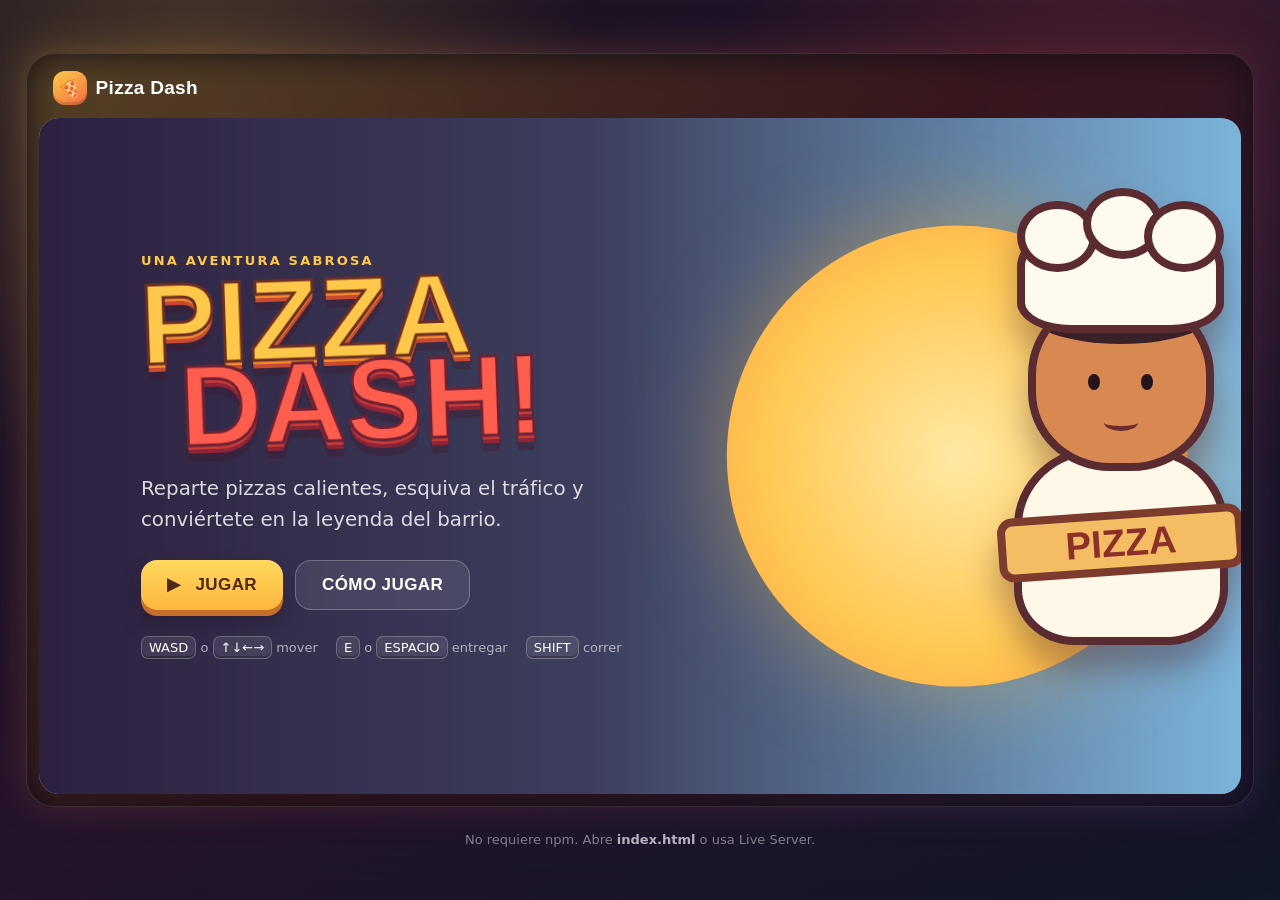
<file: index.html>
<!doctype html>
<html lang="es">
<head>
  <meta charset="utf-8" />
  <meta name="viewport" content="width=device-width, initial-scale=1, viewport-fit=cover" />
  <meta name="theme-color" content="#16111f" />
  <title>Pizza Dash — Aventura de reparto</title>
  <link rel="stylesheet" href="styles.css?v=industrial-preview-1" />
</head>
<body>
  <main class="page-shell menu-page">
    <section class="game-frame" aria-label="Pizza Dash">
      <div class="frame-glow"></div>

      <header class="game-topbar">
        <div class="mini-brand">
          <span class="mini-brand__slice">🍕</span>
          <span>Pizza Dash</span>
        </div>
      </header>

      <div class="canvas-wrap menu-shell">
        <section id="menuScreen" class="overlay-screen overlay-screen--menu">
          <div class="menu-hero">
            <div class="eyebrow">UNA AVENTURA SABROSA</div>
            <h1 class="logo-title">
              <span class="logo-title__pizza">PIZZA</span>
              <span class="logo-title__dash">DASH!</span>
            </h1>
            <p class="menu-copy">
              Reparte pizzas calientes, esquiva el tráfico y conviértete en la leyenda del barrio.
            </p>
            <div class="menu-actions">
              <button id="playBtn" class="primary-button" type="button">
                <span class="button-icon">▶</span>
                JUGAR
              </button>
              <button id="howBtn" class="secondary-button" type="button">CÓMO JUGAR</button>
            </div>
            <div class="controls-hint">
              <span><kbd>WASD</kbd> o <kbd>↑↓←→</kbd> mover</span>
              <span><kbd>E</kbd> o <kbd>ESPACIO</kbd> entregar</span>
              <span><kbd>SHIFT</kbd> correr</span>
            </div>
          </div>

          <div class="menu-character" aria-hidden="true">
            <div class="character-sun"></div>
            <div class="character-card">
              <div class="character-art">
                <div class="chef-hat">
                  <span></span><span></span><span></span>
                </div>
                <div class="chef-head">
                  <div class="chef-hair"></div>
                  <div class="chef-eye chef-eye--left"></div>
                  <div class="chef-eye chef-eye--right"></div>
                  <div class="chef-smile"></div>
                </div>
                <div class="chef-body">
                  <div class="chef-scarf"></div>
                  <div class="pizza-box-art">
                    <span>PIZZA</span>
                  </div>
                </div>
              </div>
              <div class="character-shadow"></div>
            </div>
          </div>
        </section>

        <section id="levelScreen" class="overlay-screen hidden">
          <div class="panel panel--wide">
            <div class="panel-heading">
              <div>
                <span class="eyebrow">ELIGE TU RUTA</span>
                <h2>Selecciona un nivel</h2>
              </div>
              <button id="backToMenuBtn" class="icon-button icon-button--light" type="button" aria-label="Volver">←</button>
            </div>

            <div class="level-grid">
              <a class="level-card level-card--one" href="assets/levels/level-1/">
                <span class="level-number">01</span>
                <span class="level-scene">
                  <span class="scene-house scene-house--a"></span>
                  <span class="scene-house scene-house--b"></span>
                  <span class="scene-road"></span>
                  <span class="scene-tree scene-tree--a"></span>
                  <span class="scene-tree scene-tree--b"></span>
                </span>
                <span class="level-info">
                  <strong>Barrio Soleado</strong>
                  <small>3 entregas · Tráfico suave</small>
                </span>
                <span class="level-stars" id="stars-0">☆ ☆ ☆</span>
              </a>

              <a class="level-card level-card--two" href="assets/levels/level-2/">
                <span class="level-number">02</span>
                <span class="level-scene">
                  <span class="scene-park"></span>
                  <span class="scene-pond"></span>
                  <span class="scene-tree scene-tree--c"></span>
                  <span class="scene-tree scene-tree--d"></span>
                </span>
                <span class="level-info">
                  <strong>Parque Central</strong>
                  <small>4 entregas · Charcos y gatos</small>
                </span>
                <span class="level-stars" id="stars-1">☆ ☆ ☆</span>
              </a>

              <a class="level-card level-card--three" href="assets/levels/level-3/">
                <span class="level-number">03</span>
                <span class="level-scene">
                  <span class="scene-night-road"></span>
                  <span class="scene-neon scene-neon--a">PIZZA</span>
                  <span class="scene-neon scene-neon--b">CAFÉ</span>
                  <span class="scene-rain"></span>
                </span>
                <span class="level-info">
                  <strong>Ciudad Nocturna</strong>
                  <small>5 entregas · Lluvia y tráfico</small>
                </span>
                <span class="level-stars" id="stars-2">☆ ☆ ☆</span>
              </a>

              <a class="level-card level-card--four" href="assets/levels/level-4/">
                <span class="level-number">04</span>
                <span class="level-scene">
                  <span class="scene-industrial-sun"></span>
                  <span class="scene-industrial-building scene-industrial-building--a"></span>
                  <span class="scene-industrial-building scene-industrial-building--b"></span>
                  <span class="scene-industrial-road scene-industrial-road--a"></span>
                  <span class="scene-industrial-road scene-industrial-road--b"></span>
                  <span class="scene-industrial-road scene-industrial-road--c"></span>
                </span>
                <span class="level-info">
                  <strong>Zona Industrial</strong>
                  <small>6 entregas · 55 segundos</small>
                </span>
                <span class="level-stars" id="stars-3">☆ ☆ ☆</span>
              </a>
            </div>
          </div>
        </section>

        <section id="howScreen" class="overlay-screen hidden">
          <div class="panel how-panel">
            <div class="panel-heading">
              <div>
                <span class="eyebrow">APRENDE EN 20 SEGUNDOS</span>
                <h2>Cómo jugar</h2>
              </div>
              <button id="closeHowBtn" class="icon-button icon-button--light" type="button" aria-label="Cerrar">×</button>
            </div>

            <div class="how-grid">
              <article class="how-item">
                <span class="how-number">1</span>
                <div class="how-illustration how-illustration--move">↕ ↔</div>
                <h3>Muévete</h3>
                <p>Usa WASD o las flechas para recorrer el mapa.</p>
              </article>
              <article class="how-item">
                <span class="how-number">2</span>
                <div class="how-illustration how-illustration--target">⌖</div>
                <h3>Sigue el marcador</h3>
                <p>La casa activa tiene una señal amarilla que rebota.</p>
              </article>
              <article class="how-item">
                <span class="how-number">3</span>
                <div class="how-illustration how-illustration--deliver">🍕</div>
                <h3>Entrega</h3>
                <p>Acércate a la puerta y presiona E o Espacio.</p>
              </article>
              <article class="how-item">
                <span class="how-number">4</span>
                <div class="how-illustration how-illustration--avoid">!</div>
                <h3>Evita choques</h3>
                <p>Los carros quitan una vida y algunos segundos.</p>
              </article>
            </div>

            <button id="howPlayBtn" class="primary-button primary-button--small" type="button">ENTENDIDO</button>
          </div>
        </section>
      </div>
    </section>

    <p class="page-note">
      No requiere npm. Abre <strong>index.html</strong> o usa Live Server.
    </p>
  </main>

  <script src="assets/shared/progress.js"></script>
</body>
</html>
</file>
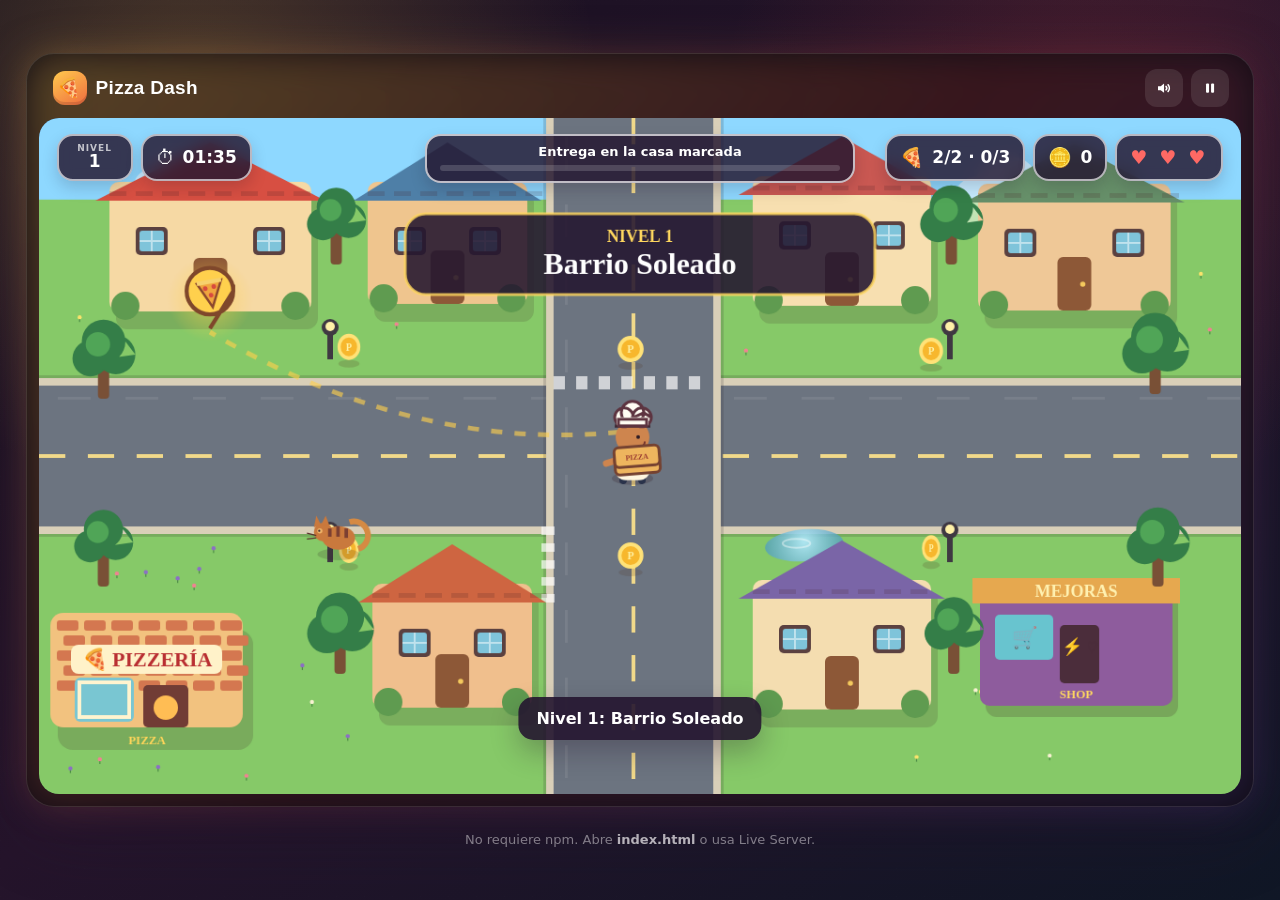
<file: assets/levels/level-1/index.html>
<!doctype html>
<html lang="es">
<head>
  <meta charset="utf-8" />
  <meta name="viewport" content="width=device-width, initial-scale=1, viewport-fit=cover" />
  <meta name="theme-color" content="#16111f" />
  <title>Pizza Dash — Aventura de reparto</title>
  <link rel="stylesheet" href="../../../styles.css" />
  <link rel="stylesheet" href="level.css" />
</head>
<body>
  <main class="page-shell">
    <section class="game-frame" aria-label="Pizza Dash">
      <div class="frame-glow"></div>

      <header class="game-topbar">
        <div class="mini-brand">
          <span class="mini-brand__slice">🍕</span>
          <span>Pizza Dash</span>
        </div>
        <div class="topbar-actions">
          <button id="soundBtn" class="icon-button" type="button" aria-label="Activar o desactivar sonido">
            <svg class="control-icon control-icon--sound" viewBox="0 0 24 24" aria-hidden="true" focusable="false">
              <path class="sound-speaker" d="M3 9v6h4l5 4V5L7 9H3Z"></path>
              <path class="sound-wave" d="M15 9.5c1.2 1.4 1.2 3.6 0 5M18 7c2.4 2.8 2.4 7.2 0 10"></path>
              <path class="sound-muted" d="M4 4l16 16"></path>
            </svg>
          </button>
          <button id="pauseBtn" class="icon-button hidden" type="button" aria-label="Pausar">
            <svg class="control-icon" viewBox="0 0 24 24" aria-hidden="true" focusable="false">
              <rect x="6" y="5" width="4.5" height="14" rx="1.5"></rect>
              <rect x="13.5" y="5" width="4.5" height="14" rx="1.5"></rect>
            </svg>
          </button>
        </div>
      </header>

      <div class="canvas-wrap">
        <canvas id="gameCanvas" width="1280" height="720" aria-label="Juego Pizza Dash"></canvas>

        <section id="hud" class="hud hidden" aria-live="polite">
          <div class="hud-group">
            <div class="hud-pill hud-pill--level">
              <span class="hud-label">NIVEL</span>
              <strong id="hudLevel">1</strong>
            </div>
            <div class="hud-pill">
              <span class="hud-icon">⏱</span>
              <strong id="hudTime">01:30</strong>
            </div>
          </div>

          <div class="hud-center">
            <div class="mission-card">
              <span id="missionText">Entrega la pizza</span>
              <div class="mission-progress">
                <span id="missionProgress"></span>
              </div>
            </div>
          </div>

          <div class="hud-group hud-group--right">
            <div class="hud-pill">
              <span class="hud-icon">🍕</span>
              <strong id="hudDeliveries">0/3</strong>
            </div>
            <div class="hud-pill">
              <span class="hud-icon">🪙</span>
              <strong id="hudScore">0</strong>
            </div>
            <div class="hud-pill hud-pill--hearts" id="hudHearts" aria-label="Vidas">♥ ♥ ♥</div>
          </div>
        </section>

        <section id="menuScreen" class="overlay-screen overlay-screen--menu">
          <div class="menu-hero">
            <div class="eyebrow">UNA AVENTURA SABROSA</div>
            <h1 class="logo-title">
              <span class="logo-title__pizza">PIZZA</span>
              <span class="logo-title__dash">DASH!</span>
            </h1>
            <p class="menu-copy">
              Reparte pizzas calientes, esquiva el tráfico y conviértete en la leyenda del barrio.
            </p>
            <div class="menu-actions">
              <button id="playBtn" class="primary-button" type="button">
                <span class="button-icon">▶</span>
                JUGAR
              </button>
              <button id="howBtn" class="secondary-button" type="button">CÓMO JUGAR</button>
            </div>
            <div class="controls-hint">
              <span><kbd>WASD</kbd> o <kbd>↑↓←→</kbd> mover</span>
              <span><kbd>E</kbd> o <kbd>ESPACIO</kbd> entregar</span>
              <span><kbd>SHIFT</kbd> correr</span>
            </div>
          </div>

          <div class="menu-character" aria-hidden="true">
            <div class="character-sun"></div>
            <div class="character-card">
              <div class="character-art">
                <div class="chef-hat">
                  <span></span><span></span><span></span>
                </div>
                <div class="chef-head">
                  <div class="chef-hair"></div>
                  <div class="chef-eye chef-eye--left"></div>
                  <div class="chef-eye chef-eye--right"></div>
                  <div class="chef-smile"></div>
                </div>
                <div class="chef-body">
                  <div class="chef-scarf"></div>
                  <div class="pizza-box-art">
                    <span>PIZZA</span>
                  </div>
                </div>
              </div>
              <div class="character-shadow"></div>
            </div>
          </div>
        </section>

        <section id="levelScreen" class="overlay-screen hidden">
          <div class="panel panel--wide">
            <div class="panel-heading">
              <div>
                <span class="eyebrow">ELIGE TU RUTA</span>
                <h2>Selecciona un nivel</h2>
              </div>
              <button id="backToMenuBtn" class="icon-button icon-button--light" type="button" aria-label="Volver">←</button>
            </div>

            <div class="level-grid">
              <button class="level-card level-card--one" data-level="0" data-url="../level-1/" type="button">
                <span class="level-number">01</span>
                <span class="level-scene">
                  <span class="scene-house scene-house--a"></span>
                  <span class="scene-house scene-house--b"></span>
                  <span class="scene-road"></span>
                  <span class="scene-tree scene-tree--a"></span>
                  <span class="scene-tree scene-tree--b"></span>
                </span>
                <span class="level-info">
                  <strong>Barrio Soleado</strong>
                  <small>3 entregas · Tráfico suave</small>
                </span>
                <span class="level-stars" id="stars-0">☆ ☆ ☆</span>
              </button>

              <button class="level-card level-card--two" data-level="1" data-url="../level-2/" type="button">
                <span class="level-number">02</span>
                <span class="level-scene">
                  <span class="scene-park"></span>
                  <span class="scene-pond"></span>
                  <span class="scene-tree scene-tree--c"></span>
                  <span class="scene-tree scene-tree--d"></span>
                </span>
                <span class="level-info">
                  <strong>Parque Central</strong>
                  <small>4 entregas · Charcos y gatos</small>
                </span>
                <span class="level-stars" id="stars-1">☆ ☆ ☆</span>
              </button>

              <button class="level-card level-card--three" data-level="2" data-url="../level-3/" type="button">
                <span class="level-number">03</span>
                <span class="level-scene">
                  <span class="scene-night-road"></span>
                  <span class="scene-neon scene-neon--a">PIZZA</span>
                  <span class="scene-neon scene-neon--b">CAFÉ</span>
                  <span class="scene-rain"></span>
                </span>
                <span class="level-info">
                  <strong>Ciudad Nocturna</strong>
                  <small>5 entregas · Lluvia y tráfico</small>
                </span>
                <span class="level-stars" id="stars-2">☆ ☆ ☆</span>
              </button>

              <button class="level-card level-card--four" data-level="3" data-url="../level-4/" type="button">
                <span class="level-number">04</span>
                <span class="level-scene">
                  <span class="scene-industrial-sun"></span>
                  <span class="scene-industrial-building scene-industrial-building--a"></span>
                  <span class="scene-industrial-building scene-industrial-building--b"></span>
                  <span class="scene-industrial-road scene-industrial-road--a"></span>
                  <span class="scene-industrial-road scene-industrial-road--b"></span>
                  <span class="scene-industrial-road scene-industrial-road--c"></span>
                </span>
                <span class="level-info">
                  <strong>Zona Industrial</strong>
                  <small>6 entregas · 55 segundos</small>
                </span>
                <span class="level-stars" id="stars-3">☆ ☆ ☆</span>
              </button>
            </div>
          </div>
        </section>

        <section id="howScreen" class="overlay-screen hidden">
          <div class="panel how-panel">
            <div class="panel-heading">
              <div>
                <span class="eyebrow">APRENDE EN 20 SEGUNDOS</span>
                <h2>Cómo jugar</h2>
              </div>
              <button id="closeHowBtn" class="icon-button icon-button--light" type="button" aria-label="Cerrar">×</button>
            </div>

            <div class="how-grid">
              <article class="how-item">
                <span class="how-number">1</span>
                <div class="how-illustration how-illustration--move">↕ ↔</div>
                <h3>Muévete</h3>
                <p>Usa WASD o las flechas para recorrer el mapa.</p>
              </article>
              <article class="how-item">
                <span class="how-number">2</span>
                <div class="how-illustration how-illustration--target">⌖</div>
                <h3>Sigue el marcador</h3>
                <p>La casa activa tiene una señal amarilla que rebota.</p>
              </article>
              <article class="how-item">
                <span class="how-number">3</span>
                <div class="how-illustration how-illustration--deliver">🍕</div>
                <h3>Entrega</h3>
                <p>Acércate a la puerta y presiona E o Espacio.</p>
              </article>
              <article class="how-item">
                <span class="how-number">4</span>
                <div class="how-illustration how-illustration--avoid">!</div>
                <h3>Evita choques</h3>
                <p>Los carros quitan una vida y algunos segundos.</p>
              </article>
            </div>

            <button id="howPlayBtn" class="primary-button primary-button--small" type="button">ENTENDIDO</button>
          </div>
        </section>

        <section id="pauseScreen" class="overlay-screen hidden">
          <div class="panel result-panel">
            <span class="result-icon">Ⅱ</span>
            <h2>Juego pausado</h2>
            <p>Respira. La pizza seguirá caliente.</p>
            <div class="result-actions">
              <button id="resumeBtn" class="primary-button primary-button--small" type="button">CONTINUAR</button>
              <button id="pauseMenuBtn" class="secondary-button" type="button">MENÚ</button>
            </div>
          </div>
        </section>

        <section id="shopScreen" class="overlay-screen hidden">
          <div class="panel shop-panel">
            <span class="eyebrow">TIENDA DEL BARRIO</span>
            <h2>Mercado de mejoras</h2>
            <p>Flechas/WASD · Enter/Espacio para comprar</p>
            <div class="shop-grid">
              <button class="shop-card" id="speedUpgradeBtn" type="button"><span>🏃</span><strong>Zapatos turbo</strong><small>Velocidad +25</small><b></b></button>
              <button class="shop-card" id="capacityUpgradeBtn" type="button"><span>🍕</span><strong>Mochila grande</strong><small>Capacidad +1</small><b></b></button>
              <button class="shop-card" id="healthUpgradeBtn" type="button"><span>♥</span><strong>Corazón extra</strong><small>Salud +1</small><b></b></button>
            </div>
            <button id="closeShopBtn" class="secondary-button" type="button">CERRAR (ESC)</button>
          </div>
        </section>

        <section id="resultScreen" class="overlay-screen hidden">
          <div class="panel result-panel">
            <span id="resultIcon" class="result-icon">🏆</span>
            <span id="resultEyebrow" class="eyebrow">MISIÓN COMPLETA</span>
            <h2 id="resultTitle">¡Entrega perfecta!</h2>
            <p id="resultMessage">El barrio ya tiene la cena lista.</p>

            <div class="result-stars" id="resultStars">★ ★ ★</div>

            <div class="result-stats">
              <div>
                <span>Tiempo</span>
                <strong id="resultTime">01:02</strong>
              </div>
              <div>
                <span>Puntaje</span>
                <strong id="resultScore">850</strong>
              </div>
              <div>
                <span>Entregas</span>
                <strong id="resultDeliveries">3/3</strong>
              </div>
            </div>

            <div class="result-actions">
              <button id="nextBtn" class="primary-button primary-button--small" type="button">SIGUIENTE NIVEL</button>
              <button id="retryBtn" class="secondary-button" type="button">REPETIR</button>
              <button id="resultMenuBtn" class="secondary-button" type="button">MENÚ</button>
            </div>
          </div>
        </section>

        <div id="toast" class="toast hidden">¡Pizza entregada!</div>

        <div class="mobile-controls" id="mobileControls">
          <div class="dpad">
            <button data-key="ArrowUp" class="dpad-up" aria-label="Arriba">
              <svg class="control-icon" viewBox="0 0 24 24" aria-hidden="true" focusable="false"><path d="M12 6 5 17h14L12 6Z"></path></svg>
            </button>
            <button data-key="ArrowLeft" class="dpad-left" aria-label="Izquierda">
              <svg class="control-icon" viewBox="0 0 24 24" aria-hidden="true" focusable="false"><path d="M6 12 17 5v14L6 12Z"></path></svg>
            </button>
            <button data-key="ArrowDown" class="dpad-down" aria-label="Abajo">
              <svg class="control-icon" viewBox="0 0 24 24" aria-hidden="true" focusable="false"><path d="M12 18 5 7h14l-7 11Z"></path></svg>
            </button>
            <button data-key="ArrowRight" class="dpad-right" aria-label="Derecha">
              <svg class="control-icon" viewBox="0 0 24 24" aria-hidden="true" focusable="false"><path d="m18 12-11 7V5l11 7Z"></path></svg>
            </button>
          </div>
          <button id="mobileAction" class="mobile-action" aria-label="Entregar pizza">
            <svg class="control-icon control-icon--box" viewBox="0 0 32 32" aria-hidden="true" focusable="false">
              <path d="M6 9.5 16 5l10 4.5v14L16 28 6 23.5v-14Z"></path>
              <path d="M6 9.5 16 14l10-4.5M16 14v14"></path>
              <path d="M11 18h10M11 22h10"></path>
            </svg>
          </button>
        </div>
      </div>
    </section>

    <p class="page-note">
      No requiere npm. Abre <strong>index.html</strong> o usa Live Server.
    </p>
  </main>

  <script src="game.js"></script>
</body>
</html>
</file>
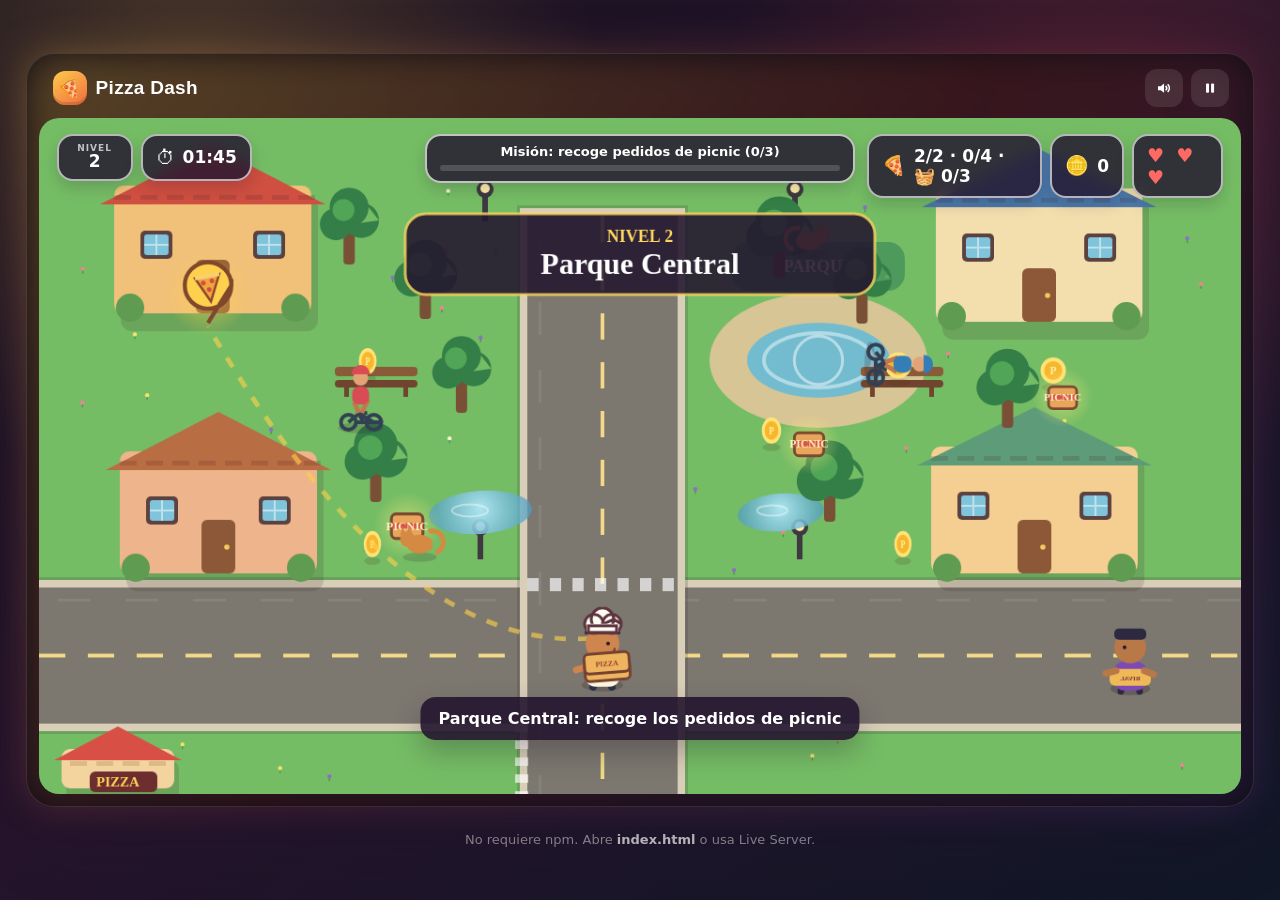
<file: assets/levels/level-2/index.html>
<!doctype html>
<html lang="es">
<head>
  <meta charset="utf-8" />
  <meta name="viewport" content="width=device-width, initial-scale=1, viewport-fit=cover" />
  <meta name="theme-color" content="#16111f" />
  <title>Pizza Dash — Aventura de reparto</title>
  <link rel="stylesheet" href="../../../styles.css" />
  <link rel="stylesheet" href="level.css" />
</head>
<body>
  <main class="page-shell">
    <section class="game-frame" aria-label="Pizza Dash">
      <div class="frame-glow"></div>

      <header class="game-topbar">
        <div class="mini-brand">
          <span class="mini-brand__slice">🍕</span>
          <span>Pizza Dash</span>
        </div>
        <div class="topbar-actions">
          <button id="soundBtn" class="icon-button" type="button" aria-label="Activar o desactivar sonido">
            <svg class="control-icon control-icon--sound" viewBox="0 0 24 24" aria-hidden="true" focusable="false">
              <path class="sound-speaker" d="M3 9v6h4l5 4V5L7 9H3Z"></path>
              <path class="sound-wave" d="M15 9.5c1.2 1.4 1.2 3.6 0 5M18 7c2.4 2.8 2.4 7.2 0 10"></path>
              <path class="sound-muted" d="M4 4l16 16"></path>
            </svg>
          </button>
          <button id="pauseBtn" class="icon-button hidden" type="button" aria-label="Pausar">
            <svg class="control-icon" viewBox="0 0 24 24" aria-hidden="true" focusable="false">
              <rect x="6" y="5" width="4.5" height="14" rx="1.5"></rect>
              <rect x="13.5" y="5" width="4.5" height="14" rx="1.5"></rect>
            </svg>
          </button>
        </div>
      </header>

      <div class="canvas-wrap">
        <canvas id="gameCanvas" width="1280" height="720" aria-label="Juego Pizza Dash"></canvas>

        <section id="hud" class="hud hidden" aria-live="polite">
          <div class="hud-group">
            <div class="hud-pill hud-pill--level">
              <span class="hud-label">NIVEL</span>
              <strong id="hudLevel">1</strong>
            </div>
            <div class="hud-pill">
              <span class="hud-icon">⏱</span>
              <strong id="hudTime">01:30</strong>
            </div>
          </div>

          <div class="hud-center">
            <div class="mission-card">
              <span id="missionText">Entrega la pizza</span>
              <div class="mission-progress">
                <span id="missionProgress"></span>
              </div>
            </div>
          </div>

          <div class="hud-group hud-group--right">
            <div class="hud-pill">
              <span class="hud-icon">🍕</span>
              <strong id="hudDeliveries">0/3</strong>
            </div>
            <div class="hud-pill">
              <span class="hud-icon">🪙</span>
              <strong id="hudScore">0</strong>
            </div>
            <div class="hud-pill hud-pill--hearts" id="hudHearts" aria-label="Vidas">♥ ♥ ♥</div>
          </div>
        </section>

        <section id="menuScreen" class="overlay-screen overlay-screen--menu">
          <div class="menu-hero">
            <div class="eyebrow">UNA AVENTURA SABROSA</div>
            <h1 class="logo-title">
              <span class="logo-title__pizza">PIZZA</span>
              <span class="logo-title__dash">DASH!</span>
            </h1>
            <p class="menu-copy">
              Reparte pizzas calientes, esquiva el tráfico y conviértete en la leyenda del barrio.
            </p>
            <div class="menu-actions">
              <button id="playBtn" class="primary-button" type="button">
                <span class="button-icon">▶</span>
                JUGAR
              </button>
              <button id="howBtn" class="secondary-button" type="button">CÓMO JUGAR</button>
            </div>
            <div class="controls-hint">
              <span><kbd>WASD</kbd> o <kbd>↑↓←→</kbd> mover</span>
              <span><kbd>E</kbd> o <kbd>ESPACIO</kbd> entregar</span>
              <span><kbd>SHIFT</kbd> correr</span>
            </div>
          </div>

          <div class="menu-character" aria-hidden="true">
            <div class="character-sun"></div>
            <div class="character-card">
              <div class="character-art">
                <div class="chef-hat">
                  <span></span><span></span><span></span>
                </div>
                <div class="chef-head">
                  <div class="chef-hair"></div>
                  <div class="chef-eye chef-eye--left"></div>
                  <div class="chef-eye chef-eye--right"></div>
                  <div class="chef-smile"></div>
                </div>
                <div class="chef-body">
                  <div class="chef-scarf"></div>
                  <div class="pizza-box-art">
                    <span>PIZZA</span>
                  </div>
                </div>
              </div>
              <div class="character-shadow"></div>
            </div>
          </div>
        </section>

        <section id="levelScreen" class="overlay-screen hidden">
          <div class="panel panel--wide">
            <div class="panel-heading">
              <div>
                <span class="eyebrow">ELIGE TU RUTA</span>
                <h2>Selecciona un nivel</h2>
              </div>
              <button id="backToMenuBtn" class="icon-button icon-button--light" type="button" aria-label="Volver">←</button>
            </div>

            <div class="level-grid">
              <button class="level-card level-card--one" data-level="0" data-url="../level-1/" type="button">
                <span class="level-number">01</span>
                <span class="level-scene">
                  <span class="scene-house scene-house--a"></span>
                  <span class="scene-house scene-house--b"></span>
                  <span class="scene-road"></span>
                  <span class="scene-tree scene-tree--a"></span>
                  <span class="scene-tree scene-tree--b"></span>
                </span>
                <span class="level-info">
                  <strong>Barrio Soleado</strong>
                  <small>3 entregas · Tráfico suave</small>
                </span>
                <span class="level-stars" id="stars-0">☆ ☆ ☆</span>
              </button>

              <button class="level-card level-card--two" data-level="1" data-url="../level-2/" type="button">
                <span class="level-number">02</span>
                <span class="level-scene">
                  <span class="scene-park"></span>
                  <span class="scene-pond"></span>
                  <span class="scene-tree scene-tree--c"></span>
                  <span class="scene-tree scene-tree--d"></span>
                </span>
                <span class="level-info">
                  <strong>Parque Central</strong>
                  <small>4 entregas · Charcos y gatos</small>
                </span>
                <span class="level-stars" id="stars-1">☆ ☆ ☆</span>
              </button>

              <button class="level-card level-card--three" data-level="2" data-url="../level-3/" type="button">
                <span class="level-number">03</span>
                <span class="level-scene">
                  <span class="scene-night-road"></span>
                  <span class="scene-neon scene-neon--a">PIZZA</span>
                  <span class="scene-neon scene-neon--b">CAFÉ</span>
                  <span class="scene-rain"></span>
                </span>
                <span class="level-info">
                  <strong>Ciudad Nocturna</strong>
                  <small>5 entregas · Lluvia y tráfico</small>
                </span>
                <span class="level-stars" id="stars-2">☆ ☆ ☆</span>
              </button>

              <button class="level-card level-card--four" data-level="3" data-url="../level-4/" type="button">
                <span class="level-number">04</span>
                <span class="level-scene">
                  <span class="scene-industrial-sun"></span>
                  <span class="scene-industrial-building scene-industrial-building--a"></span>
                  <span class="scene-industrial-building scene-industrial-building--b"></span>
                  <span class="scene-industrial-road scene-industrial-road--a"></span>
                  <span class="scene-industrial-road scene-industrial-road--b"></span>
                  <span class="scene-industrial-road scene-industrial-road--c"></span>
                </span>
                <span class="level-info">
                  <strong>Zona Industrial</strong>
                  <small>6 entregas · 55 segundos</small>
                </span>
                <span class="level-stars" id="stars-3">☆ ☆ ☆</span>
              </button>
            </div>
          </div>
        </section>

        <section id="howScreen" class="overlay-screen hidden">
          <div class="panel how-panel">
            <div class="panel-heading">
              <div>
                <span class="eyebrow">APRENDE EN 20 SEGUNDOS</span>
                <h2>Cómo jugar</h2>
              </div>
              <button id="closeHowBtn" class="icon-button icon-button--light" type="button" aria-label="Cerrar">×</button>
            </div>

            <div class="how-grid">
              <article class="how-item">
                <span class="how-number">1</span>
                <div class="how-illustration how-illustration--move">↕ ↔</div>
                <h3>Muévete</h3>
                <p>Usa WASD o las flechas para recorrer el mapa.</p>
              </article>
              <article class="how-item">
                <span class="how-number">2</span>
                <div class="how-illustration how-illustration--target">⌖</div>
                <h3>Sigue el marcador</h3>
                <p>La casa activa tiene una señal amarilla que rebota.</p>
              </article>
              <article class="how-item">
                <span class="how-number">3</span>
                <div class="how-illustration how-illustration--deliver">🍕</div>
                <h3>Entrega</h3>
                <p>Acércate a la puerta y presiona E o Espacio.</p>
              </article>
              <article class="how-item">
                <span class="how-number">4</span>
                <div class="how-illustration how-illustration--avoid">!</div>
                <h3>Evita choques</h3>
                <p>Los carros quitan una vida y algunos segundos.</p>
              </article>
            </div>

            <button id="howPlayBtn" class="primary-button primary-button--small" type="button">ENTENDIDO</button>
          </div>
        </section>

        <section id="pauseScreen" class="overlay-screen hidden">
          <div class="panel result-panel">
            <span class="result-icon">Ⅱ</span>
            <h2>Juego pausado</h2>
            <p>Respira. La pizza seguirá caliente.</p>
            <div class="result-actions">
              <button id="resumeBtn" class="primary-button primary-button--small" type="button">CONTINUAR</button>
              <button id="pauseMenuBtn" class="secondary-button" type="button">MENÚ</button>
            </div>
          </div>
        </section>

        <section id="resultScreen" class="overlay-screen hidden">
          <div class="panel result-panel">
            <span id="resultIcon" class="result-icon">🏆</span>
            <span id="resultEyebrow" class="eyebrow">MISIÓN COMPLETA</span>
            <h2 id="resultTitle">¡Entrega perfecta!</h2>
            <p id="resultMessage">El barrio ya tiene la cena lista.</p>

            <div class="result-stars" id="resultStars">★ ★ ★</div>

            <div class="result-stats">
              <div>
                <span>Tiempo</span>
                <strong id="resultTime">01:02</strong>
              </div>
              <div>
                <span>Puntaje</span>
                <strong id="resultScore">850</strong>
              </div>
              <div>
                <span>Entregas</span>
                <strong id="resultDeliveries">3/3</strong>
              </div>
            </div>

            <div class="result-actions">
              <button id="nextBtn" class="primary-button primary-button--small" type="button">SIGUIENTE NIVEL</button>
              <button id="retryBtn" class="secondary-button" type="button">REPETIR</button>
              <button id="resultMenuBtn" class="secondary-button" type="button">MENÚ</button>
            </div>
          </div>
        </section>

        <div id="toast" class="toast hidden">¡Pizza entregada!</div>

        <div class="mobile-controls" id="mobileControls">
          <div class="dpad">
            <button data-key="ArrowUp" class="dpad-up" aria-label="Arriba">
              <svg class="control-icon" viewBox="0 0 24 24" aria-hidden="true" focusable="false"><path d="M12 6 5 17h14L12 6Z"></path></svg>
            </button>
            <button data-key="ArrowLeft" class="dpad-left" aria-label="Izquierda">
              <svg class="control-icon" viewBox="0 0 24 24" aria-hidden="true" focusable="false"><path d="M6 12 17 5v14L6 12Z"></path></svg>
            </button>
            <button data-key="ArrowDown" class="dpad-down" aria-label="Abajo">
              <svg class="control-icon" viewBox="0 0 24 24" aria-hidden="true" focusable="false"><path d="M12 18 5 7h14l-7 11Z"></path></svg>
            </button>
            <button data-key="ArrowRight" class="dpad-right" aria-label="Derecha">
              <svg class="control-icon" viewBox="0 0 24 24" aria-hidden="true" focusable="false"><path d="m18 12-11 7V5l11 7Z"></path></svg>
            </button>
          </div>
          <button id="mobileAction" class="mobile-action" aria-label="Entregar pizza">
            <svg class="control-icon control-icon--box" viewBox="0 0 32 32" aria-hidden="true" focusable="false">
              <path d="M6 9.5 16 5l10 4.5v14L16 28 6 23.5v-14Z"></path>
              <path d="M6 9.5 16 14l10-4.5M16 14v14"></path>
              <path d="M11 18h10M11 22h10"></path>
            </svg>
          </button>
        </div>
      </div>
    </section>

    <p class="page-note">
      No requiere npm. Abre <strong>index.html</strong> o usa Live Server.
    </p>
  </main>

  <script src="game.js?v=park-map-traffic-2"></script>
</body>
</html>
</file>
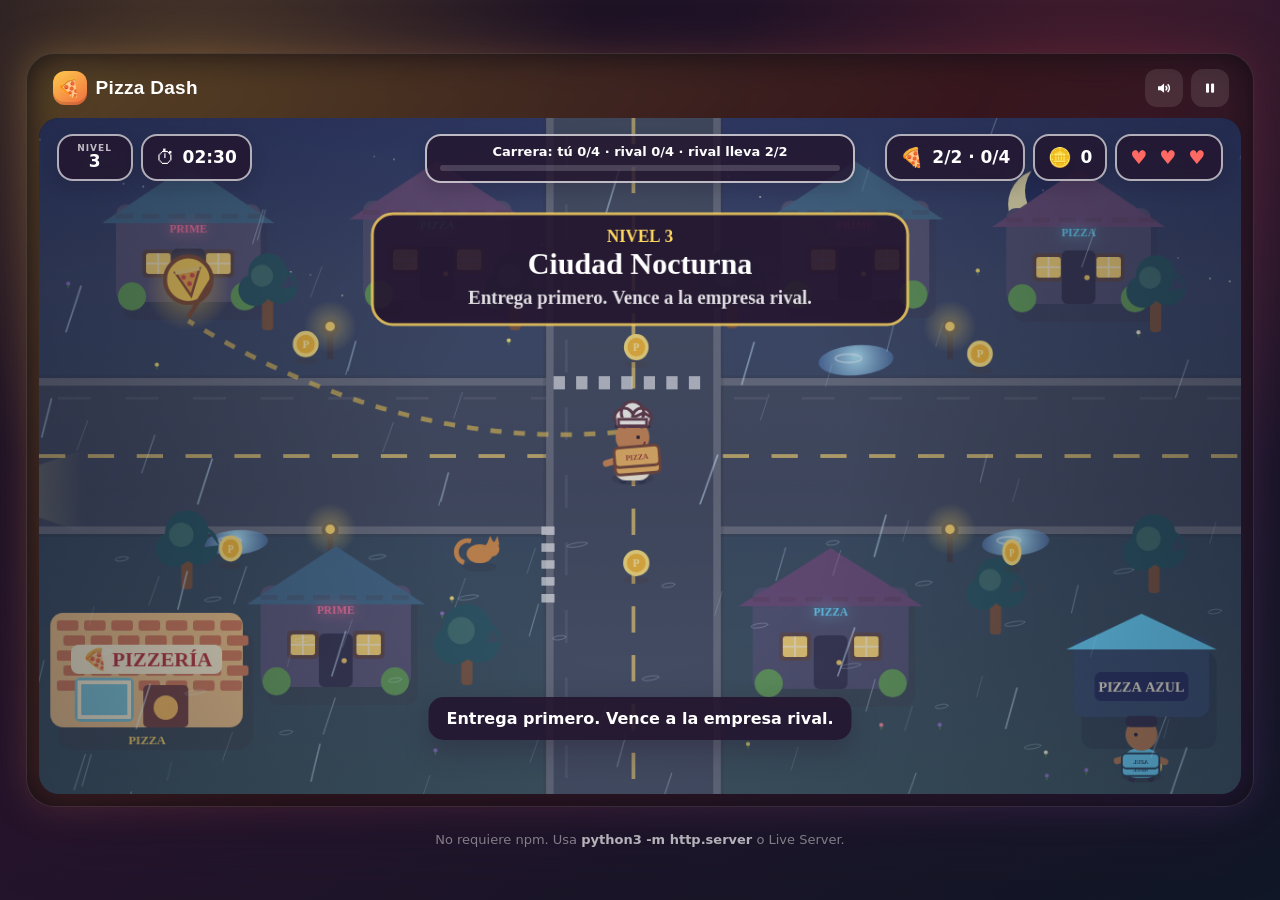
<file: assets/levels/level-3/index.html>
<!doctype html>
<html lang="es">
<head>
  <meta charset="utf-8" />
  <meta name="viewport" content="width=device-width, initial-scale=1, viewport-fit=cover" />
  <meta name="theme-color" content="#16111f" />
  <title>Pizza Dash — Aventura de reparto</title>
  <link rel="stylesheet" href="../../../styles.css" />
  <link rel="stylesheet" href="level.css" />
</head>
<body>
  <main class="page-shell">
    <section class="game-frame" aria-label="Pizza Dash">
      <div class="frame-glow"></div>

      <header class="game-topbar">
        <div class="mini-brand">
          <span class="mini-brand__slice">🍕</span>
          <span>Pizza Dash</span>
        </div>
        <div class="topbar-actions">
          <button id="soundBtn" class="icon-button" type="button" aria-label="Activar o desactivar sonido">
            <svg class="control-icon control-icon--sound" viewBox="0 0 24 24" aria-hidden="true" focusable="false">
              <path class="sound-speaker" d="M3 9v6h4l5 4V5L7 9H3Z"></path>
              <path class="sound-wave" d="M15 9.5c1.2 1.4 1.2 3.6 0 5M18 7c2.4 2.8 2.4 7.2 0 10"></path>
              <path class="sound-muted" d="M4 4l16 16"></path>
            </svg>
          </button>
          <button id="pauseBtn" class="icon-button hidden" type="button" aria-label="Pausar">
            <svg class="control-icon" viewBox="0 0 24 24" aria-hidden="true" focusable="false">
              <rect x="6" y="5" width="4.5" height="14" rx="1.5"></rect>
              <rect x="13.5" y="5" width="4.5" height="14" rx="1.5"></rect>
            </svg>
          </button>
        </div>
      </header>

      <div class="canvas-wrap">
        <canvas id="gameCanvas" width="1280" height="720" aria-label="Juego Pizza Dash"></canvas>

        <section id="hud" class="hud hidden" aria-live="polite">
          <div class="hud-group">
            <div class="hud-pill hud-pill--level">
              <span class="hud-label">NIVEL</span>
              <strong id="hudLevel">1</strong>
            </div>
            <div class="hud-pill">
              <span class="hud-icon">⏱</span>
              <strong id="hudTime">01:30</strong>
            </div>
          </div>

          <div class="hud-center">
            <div class="mission-card">
              <span id="missionText">Entrega la pizza</span>
              <div class="mission-progress">
                <span id="missionProgress"></span>
              </div>
            </div>
          </div>

          <div class="hud-group hud-group--right">
            <div class="hud-pill">
              <span class="hud-icon">🍕</span>
              <strong id="hudDeliveries">0/3</strong>
            </div>
            <div class="hud-pill">
              <span class="hud-icon">🪙</span>
              <strong id="hudScore">0</strong>
            </div>
            <div class="hud-pill hud-pill--hearts" id="hudHearts" aria-label="Vidas">♥ ♥ ♥</div>
          </div>
        </section>

        <section id="menuScreen" class="overlay-screen overlay-screen--menu">
          <div class="menu-hero">
            <div class="eyebrow">UNA AVENTURA SABROSA</div>
            <h1 class="logo-title">
              <span class="logo-title__pizza">PIZZA</span>
              <span class="logo-title__dash">DASH!</span>
            </h1>
            <p class="menu-copy">
              Reparte pizzas calientes, esquiva el tráfico y conviértete en la leyenda del barrio.
            </p>
            <div class="menu-actions">
              <button id="playBtn" class="primary-button" type="button">
                <span class="button-icon">▶</span>
                JUGAR
              </button>
              <button id="howBtn" class="secondary-button" type="button">CÓMO JUGAR</button>
            </div>
            <div class="controls-hint">
              <span><kbd>WASD</kbd> o <kbd>↑↓←→</kbd> mover</span>
              <span><kbd>E</kbd> o <kbd>ESPACIO</kbd> entregar</span>
              <span><kbd>SHIFT</kbd> correr</span>
            </div>
          </div>

          <div class="menu-character" aria-hidden="true">
            <div class="character-sun"></div>
            <div class="character-card">
              <div class="character-art">
                <div class="chef-hat">
                  <span></span><span></span><span></span>
                </div>
                <div class="chef-head">
                  <div class="chef-hair"></div>
                  <div class="chef-eye chef-eye--left"></div>
                  <div class="chef-eye chef-eye--right"></div>
                  <div class="chef-smile"></div>
                </div>
                <div class="chef-body">
                  <div class="chef-scarf"></div>
                  <div class="pizza-box-art">
                    <span>PIZZA</span>
                  </div>
                </div>
              </div>
              <div class="character-shadow"></div>
            </div>
          </div>
        </section>

        <section id="levelScreen" class="overlay-screen hidden">
          <div class="panel panel--wide">
            <div class="panel-heading">
              <div>
                <span class="eyebrow">ELIGE TU RUTA</span>
                <h2>Selecciona un nivel</h2>
              </div>
              <button id="backToMenuBtn" class="icon-button icon-button--light" type="button" aria-label="Volver">←</button>
            </div>

            <div class="level-grid">
              <button class="level-card level-card--one" data-level="0" data-url="../level-1/" type="button">
                <span class="level-number">01</span>
                <span class="level-scene">
                  <span class="scene-house scene-house--a"></span>
                  <span class="scene-house scene-house--b"></span>
                  <span class="scene-road"></span>
                  <span class="scene-tree scene-tree--a"></span>
                  <span class="scene-tree scene-tree--b"></span>
                </span>
                <span class="level-info">
                  <strong>Barrio Soleado</strong>
                  <small>3 entregas · Tráfico suave</small>
                </span>
                <span class="level-stars" id="stars-0">☆ ☆ ☆</span>
              </button>

              <button class="level-card level-card--two" data-level="1" data-url="../level-2/" type="button">
                <span class="level-number">02</span>
                <span class="level-scene">
                  <span class="scene-park"></span>
                  <span class="scene-pond"></span>
                  <span class="scene-tree scene-tree--c"></span>
                  <span class="scene-tree scene-tree--d"></span>
                </span>
                <span class="level-info">
                  <strong>Parque Central</strong>
                  <small>4 entregas · Charcos y gatos</small>
                </span>
                <span class="level-stars" id="stars-1">☆ ☆ ☆</span>
              </button>

              <button class="level-card level-card--three" data-level="2" data-url="../level-3/" type="button">
                <span class="level-number">03</span>
                <span class="level-scene">
                  <span class="scene-night-road"></span>
                  <span class="scene-neon scene-neon--a">PIZZA</span>
                  <span class="scene-neon scene-neon--b">PIZZA</span>
                  <span class="scene-rain"></span>
                </span>
                <span class="level-info">
                  <strong>Ciudad Nocturna</strong>
                  <small>5 entregas · Lluvia y tráfico</small>
                </span>
                <span class="level-stars" id="stars-2">☆ ☆ ☆</span>
              </button>

              <button class="level-card level-card--four" data-level="3" data-url="../level-4/" type="button">
                <span class="level-number">04</span>
                <span class="level-scene">
                  <span class="scene-industrial-sun"></span>
                  <span class="scene-industrial-building scene-industrial-building--a"></span>
                  <span class="scene-industrial-building scene-industrial-building--b"></span>
                  <span class="scene-industrial-road scene-industrial-road--a"></span>
                  <span class="scene-industrial-road scene-industrial-road--b"></span>
                  <span class="scene-industrial-road scene-industrial-road--c"></span>
                </span>
                <span class="level-info">
                  <strong>Zona Industrial</strong>
                  <small>6 entregas · 55 segundos</small>
                </span>
                <span class="level-stars" id="stars-3">☆ ☆ ☆</span>
              </button>
            </div>
          </div>
        </section>

        <section id="howScreen" class="overlay-screen hidden">
          <div class="panel how-panel">
            <div class="panel-heading">
              <div>
                <span class="eyebrow">APRENDE EN 20 SEGUNDOS</span>
                <h2>Cómo jugar</h2>
              </div>
              <button id="closeHowBtn" class="icon-button icon-button--light" type="button" aria-label="Cerrar">×</button>
            </div>

            <div class="how-grid">
              <article class="how-item">
                <span class="how-number">1</span>
                <div class="how-illustration how-illustration--move">↕ ↔</div>
                <h3>Muévete</h3>
                <p>Usa WASD o las flechas para recorrer el mapa.</p>
              </article>
              <article class="how-item">
                <span class="how-number">2</span>
                <div class="how-illustration how-illustration--target">⌖</div>
                <h3>Sigue el marcador</h3>
                <p>La casa activa tiene una señal amarilla que rebota.</p>
              </article>
              <article class="how-item">
                <span class="how-number">3</span>
                <div class="how-illustration how-illustration--deliver">🍕</div>
                <h3>Entrega</h3>
                <p>Acércate a la puerta y presiona E o Espacio.</p>
              </article>
              <article class="how-item">
                <span class="how-number">4</span>
                <div class="how-illustration how-illustration--avoid">!</div>
                <h3>Evita choques</h3>
                <p>Los carros quitan una vida y algunos segundos.</p>
              </article>
            </div>

            <button id="howPlayBtn" class="primary-button primary-button--small" type="button">ENTENDIDO</button>
          </div>
        </section>

        <section id="pauseScreen" class="overlay-screen hidden">
          <div class="panel result-panel">
            <span class="result-icon">Ⅱ</span>
            <h2>Juego pausado</h2>
            <p>Respira. La pizza seguirá caliente.</p>
            <div class="result-actions">
              <button id="resumeBtn" class="primary-button primary-button--small" type="button">CONTINUAR</button>
              <button id="pauseMenuBtn" class="secondary-button" type="button">MENÚ</button>
            </div>
          </div>
        </section>

        <section id="resultScreen" class="overlay-screen hidden">
          <div class="panel result-panel">
            <span id="resultIcon" class="result-icon">🏆</span>
            <span id="resultEyebrow" class="eyebrow">MISIÓN COMPLETA</span>
            <h2 id="resultTitle">¡Entrega perfecta!</h2>
            <p id="resultMessage">El barrio ya tiene la cena lista.</p>

            <div class="result-stars" id="resultStars">★ ★ ★</div>

            <div class="result-stats">
              <div>
                <span>Tiempo</span>
                <strong id="resultTime">01:02</strong>
              </div>
              <div>
                <span>Puntaje</span>
                <strong id="resultScore">850</strong>
              </div>
              <div>
                <span>Entregas</span>
                <strong id="resultDeliveries">3/3</strong>
              </div>
            </div>

            <div class="result-actions">
              <button id="nextBtn" class="primary-button primary-button--small" type="button">SIGUIENTE NIVEL</button>
              <button id="retryBtn" class="secondary-button" type="button">REPETIR</button>
              <button id="resultMenuBtn" class="secondary-button" type="button">MENÚ</button>
            </div>
          </div>
        </section>

        <div id="toast" class="toast hidden">¡Pizza entregada!</div>

        <div class="mobile-controls" id="mobileControls">
          <div class="dpad">
            <button data-key="ArrowUp" class="dpad-up" aria-label="Arriba">
              <svg class="control-icon" viewBox="0 0 24 24" aria-hidden="true" focusable="false"><path d="M12 6 5 17h14L12 6Z"></path></svg>
            </button>
            <button data-key="ArrowLeft" class="dpad-left" aria-label="Izquierda">
              <svg class="control-icon" viewBox="0 0 24 24" aria-hidden="true" focusable="false"><path d="M6 12 17 5v14L6 12Z"></path></svg>
            </button>
            <button data-key="ArrowDown" class="dpad-down" aria-label="Abajo">
              <svg class="control-icon" viewBox="0 0 24 24" aria-hidden="true" focusable="false"><path d="M12 18 5 7h14l-7 11Z"></path></svg>
            </button>
            <button data-key="ArrowRight" class="dpad-right" aria-label="Derecha">
              <svg class="control-icon" viewBox="0 0 24 24" aria-hidden="true" focusable="false"><path d="m18 12-11 7V5l11 7Z"></path></svg>
            </button>
          </div>
          <button id="mobileAction" class="mobile-action" aria-label="Entregar pizza">
            <svg class="control-icon control-icon--box" viewBox="0 0 32 32" aria-hidden="true" focusable="false">
              <path d="M6 9.5 16 5l10 4.5v14L16 28 6 23.5v-14Z"></path>
              <path d="M6 9.5 16 14l10-4.5M16 14v14"></path>
              <path d="M11 18h10M11 22h10"></path>
            </svg>
          </button>
        </div>
      </div>
    </section>

    <p class="page-note">
      No requiere npm. Usa <strong>python3 -m http.server</strong> o Live Server.
    </p>
  </main>

  <script type="module" src="game.js"></script>
</body>
</html>
</file>
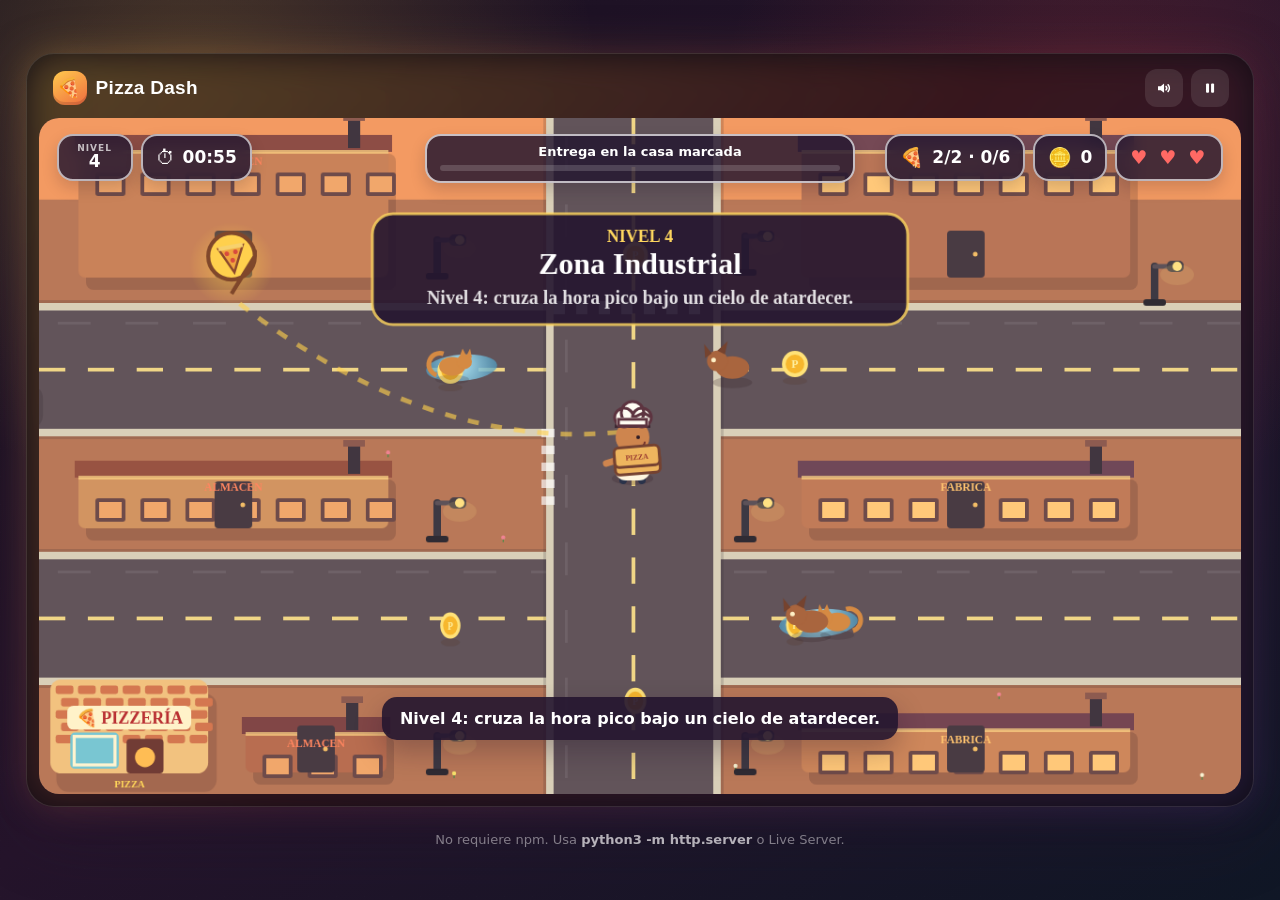
<file: assets/levels/level-4/index.html>
<!doctype html>
<html lang="es">
<head>
  <meta charset="utf-8" />
  <meta name="viewport" content="width=device-width, initial-scale=1, viewport-fit=cover" />
  <meta name="theme-color" content="#16111f" />
  <title>Pizza Dash — Aventura de reparto</title>
  <link rel="stylesheet" href="../../../styles.css?v=industrial-preview-1" />
  <link rel="stylesheet" href="level.css" />
</head>
<body>
  <main class="page-shell">
    <section class="game-frame" aria-label="Pizza Dash">
      <div class="frame-glow"></div>

      <header class="game-topbar">
        <div class="mini-brand">
          <span class="mini-brand__slice">🍕</span>
          <span>Pizza Dash</span>
        </div>
        <div class="topbar-actions">
          <button id="soundBtn" class="icon-button" type="button" aria-label="Activar o desactivar sonido">
            <svg class="control-icon control-icon--sound" viewBox="0 0 24 24" aria-hidden="true" focusable="false">
              <path class="sound-speaker" d="M3 9v6h4l5 4V5L7 9H3Z"></path>
              <path class="sound-wave" d="M15 9.5c1.2 1.4 1.2 3.6 0 5M18 7c2.4 2.8 2.4 7.2 0 10"></path>
              <path class="sound-muted" d="M4 4l16 16"></path>
            </svg>
          </button>
          <button id="pauseBtn" class="icon-button hidden" type="button" aria-label="Pausar">
            <svg class="control-icon" viewBox="0 0 24 24" aria-hidden="true" focusable="false">
              <rect x="6" y="5" width="4.5" height="14" rx="1.5"></rect>
              <rect x="13.5" y="5" width="4.5" height="14" rx="1.5"></rect>
            </svg>
          </button>
        </div>
      </header>

      <div class="canvas-wrap">
        <canvas id="gameCanvas" width="1280" height="720" aria-label="Juego Pizza Dash"></canvas>

        <section id="hud" class="hud hidden" aria-live="polite">
          <div class="hud-group">
            <div class="hud-pill hud-pill--level">
              <span class="hud-label">NIVEL</span>
              <strong id="hudLevel">1</strong>
            </div>
            <div class="hud-pill">
              <span class="hud-icon">⏱</span>
              <strong id="hudTime">01:30</strong>
            </div>
          </div>

          <div class="hud-center">
            <div class="mission-card">
              <span id="missionText">Entrega la pizza</span>
              <div class="mission-progress">
                <span id="missionProgress"></span>
              </div>
            </div>
          </div>

          <div class="hud-group hud-group--right">
            <div class="hud-pill">
              <span class="hud-icon">🍕</span>
              <strong id="hudDeliveries">0/3</strong>
            </div>
            <div class="hud-pill">
              <span class="hud-icon">🪙</span>
              <strong id="hudScore">0</strong>
            </div>
            <div class="hud-pill hud-pill--hearts" id="hudHearts" aria-label="Vidas">♥ ♥ ♥</div>
          </div>
        </section>

        <section id="menuScreen" class="overlay-screen overlay-screen--menu">
          <div class="menu-hero">
            <div class="eyebrow">UNA AVENTURA SABROSA</div>
            <h1 class="logo-title">
              <span class="logo-title__pizza">PIZZA</span>
              <span class="logo-title__dash">DASH!</span>
            </h1>
            <p class="menu-copy">
              Reparte pizzas calientes, esquiva el tráfico y conviértete en la leyenda del barrio.
            </p>
            <div class="menu-actions">
              <button id="playBtn" class="primary-button" type="button">
                <span class="button-icon">▶</span>
                JUGAR
              </button>
              <button id="howBtn" class="secondary-button" type="button">CÓMO JUGAR</button>
            </div>
            <div class="controls-hint">
              <span><kbd>WASD</kbd> o <kbd>↑↓←→</kbd> mover</span>
              <span><kbd>E</kbd> o <kbd>ESPACIO</kbd> entregar</span>
              <span><kbd>SHIFT</kbd> correr</span>
            </div>
          </div>

          <div class="menu-character" aria-hidden="true">
            <div class="character-sun"></div>
            <div class="character-card">
              <div class="character-art">
                <div class="chef-hat">
                  <span></span><span></span><span></span>
                </div>
                <div class="chef-head">
                  <div class="chef-hair"></div>
                  <div class="chef-eye chef-eye--left"></div>
                  <div class="chef-eye chef-eye--right"></div>
                  <div class="chef-smile"></div>
                </div>
                <div class="chef-body">
                  <div class="chef-scarf"></div>
                  <div class="pizza-box-art">
                    <span>PIZZA</span>
                  </div>
                </div>
              </div>
              <div class="character-shadow"></div>
            </div>
          </div>
        </section>

        <section id="levelScreen" class="overlay-screen hidden">
          <div class="panel panel--wide">
            <div class="panel-heading">
              <div>
                <span class="eyebrow">ELIGE TU RUTA</span>
                <h2>Selecciona un nivel</h2>
              </div>
              <button id="backToMenuBtn" class="icon-button icon-button--light" type="button" aria-label="Volver">←</button>
            </div>

            <div class="level-grid">
              <button class="level-card level-card--one" data-level="0" data-url="../level-1/" type="button">
                <span class="level-number">01</span>
                <span class="level-scene">
                  <span class="scene-house scene-house--a"></span>
                  <span class="scene-house scene-house--b"></span>
                  <span class="scene-road"></span>
                  <span class="scene-tree scene-tree--a"></span>
                  <span class="scene-tree scene-tree--b"></span>
                </span>
                <span class="level-info">
                  <strong>Barrio Soleado</strong>
                  <small>3 entregas · Tráfico suave</small>
                </span>
                <span class="level-stars" id="stars-0">☆ ☆ ☆</span>
              </button>

              <button class="level-card level-card--two" data-level="1" data-url="../level-2/" type="button">
                <span class="level-number">02</span>
                <span class="level-scene">
                  <span class="scene-park"></span>
                  <span class="scene-pond"></span>
                  <span class="scene-tree scene-tree--c"></span>
                  <span class="scene-tree scene-tree--d"></span>
                </span>
                <span class="level-info">
                  <strong>Parque Central</strong>
                  <small>4 entregas · Charcos y gatos</small>
                </span>
                <span class="level-stars" id="stars-1">☆ ☆ ☆</span>
              </button>

              <button class="level-card level-card--three" data-level="2" data-url="../level-3/" type="button">
                <span class="level-number">03</span>
                <span class="level-scene">
                  <span class="scene-night-road"></span>
                  <span class="scene-neon scene-neon--a">PIZZA</span>
                  <span class="scene-neon scene-neon--b">PIZZA</span>
                  <span class="scene-rain"></span>
                </span>
                <span class="level-info">
                  <strong>Ciudad Nocturna</strong>
                  <small>5 entregas · Lluvia y tráfico</small>
                </span>
                <span class="level-stars" id="stars-2">☆ ☆ ☆</span>
              </button>

              <button class="level-card level-card--four" data-level="3" data-url="../level-4/" type="button">
                <span class="level-number">04</span>
                <span class="level-scene">
                  <span class="scene-industrial-sun"></span>
                  <span class="scene-industrial-building scene-industrial-building--a"></span>
                  <span class="scene-industrial-building scene-industrial-building--b"></span>
                  <span class="scene-industrial-road scene-industrial-road--a"></span>
                  <span class="scene-industrial-road scene-industrial-road--b"></span>
                  <span class="scene-industrial-road scene-industrial-road--c"></span>
                </span>
                <span class="level-info">
                  <strong>Zona Industrial</strong>
                  <small>6 entregas · 55 segundos</small>
                </span>
                <span class="level-stars" id="stars-3">☆ ☆ ☆</span>
              </button>

            </div>
          </div>
        </section>

        <section id="howScreen" class="overlay-screen hidden">
          <div class="panel how-panel">
            <div class="panel-heading">
              <div>
                <span class="eyebrow">APRENDE EN 20 SEGUNDOS</span>
                <h2>Cómo jugar</h2>
              </div>
              <button id="closeHowBtn" class="icon-button icon-button--light" type="button" aria-label="Cerrar">×</button>
            </div>

            <div class="how-grid">
              <article class="how-item">
                <span class="how-number">1</span>
                <div class="how-illustration how-illustration--move">↕ ↔</div>
                <h3>Muévete</h3>
                <p>Usa WASD o las flechas para recorrer el mapa.</p>
              </article>
              <article class="how-item">
                <span class="how-number">2</span>
                <div class="how-illustration how-illustration--target">⌖</div>
                <h3>Sigue el marcador</h3>
                <p>La casa activa tiene una señal amarilla que rebota.</p>
              </article>
              <article class="how-item">
                <span class="how-number">3</span>
                <div class="how-illustration how-illustration--deliver">🍕</div>
                <h3>Entrega</h3>
                <p>Acércate a la puerta y presiona E o Espacio.</p>
              </article>
              <article class="how-item">
                <span class="how-number">4</span>
                <div class="how-illustration how-illustration--avoid">!</div>
                <h3>Evita choques</h3>
                <p>Los carros quitan una vida y algunos segundos.</p>
              </article>
            </div>

            <button id="howPlayBtn" class="primary-button primary-button--small" type="button">ENTENDIDO</button>
          </div>
        </section>

        <section id="pauseScreen" class="overlay-screen hidden">
          <div class="panel result-panel">
            <span class="result-icon">Ⅱ</span>
            <h2>Juego pausado</h2>
            <p>Respira. La pizza seguirá caliente.</p>
            <div class="result-actions">
              <button id="resumeBtn" class="primary-button primary-button--small" type="button">CONTINUAR</button>
              <button id="pauseMenuBtn" class="secondary-button" type="button">MENÚ</button>
            </div>
          </div>
        </section>

        <section id="resultScreen" class="overlay-screen hidden">
          <div class="panel result-panel">
            <span id="resultIcon" class="result-icon">🏆</span>
            <span id="resultEyebrow" class="eyebrow">MISIÓN COMPLETA</span>
            <h2 id="resultTitle">¡Entrega perfecta!</h2>
            <p id="resultMessage">El barrio ya tiene la cena lista.</p>

            <div class="result-stars" id="resultStars">★ ★ ★</div>

            <div class="result-stats">
              <div>
                <span>Tiempo</span>
                <strong id="resultTime">01:02</strong>
              </div>
              <div>
                <span>Puntaje</span>
                <strong id="resultScore">850</strong>
              </div>
              <div>
                <span>Entregas</span>
                <strong id="resultDeliveries">3/3</strong>
              </div>
            </div>

            <div class="result-actions">
              <button id="nextBtn" class="primary-button primary-button--small" type="button">SIGUIENTE NIVEL</button>
              <button id="retryBtn" class="secondary-button" type="button">REPETIR</button>
              <button id="resultMenuBtn" class="secondary-button" type="button">MENÚ</button>
            </div>
          </div>
        </section>

        <div id="toast" class="toast hidden">¡Pizza entregada!</div>

        <div class="mobile-controls" id="mobileControls">
          <div class="dpad">
            <button data-key="ArrowUp" class="dpad-up" aria-label="Arriba">
              <svg class="control-icon" viewBox="0 0 24 24" aria-hidden="true" focusable="false"><path d="M12 6 5 17h14L12 6Z"></path></svg>
            </button>
            <button data-key="ArrowLeft" class="dpad-left" aria-label="Izquierda">
              <svg class="control-icon" viewBox="0 0 24 24" aria-hidden="true" focusable="false"><path d="M6 12 17 5v14L6 12Z"></path></svg>
            </button>
            <button data-key="ArrowDown" class="dpad-down" aria-label="Abajo">
              <svg class="control-icon" viewBox="0 0 24 24" aria-hidden="true" focusable="false"><path d="M12 18 5 7h14l-7 11Z"></path></svg>
            </button>
            <button data-key="ArrowRight" class="dpad-right" aria-label="Derecha">
              <svg class="control-icon" viewBox="0 0 24 24" aria-hidden="true" focusable="false"><path d="m18 12-11 7V5l11 7Z"></path></svg>
            </button>
          </div>
          <button id="mobileAction" class="mobile-action" aria-label="Entregar pizza">
            <svg class="control-icon control-icon--box" viewBox="0 0 32 32" aria-hidden="true" focusable="false">
              <path d="M6 9.5 16 5l10 4.5v14L16 28 6 23.5v-14Z"></path>
              <path d="M6 9.5 16 14l10-4.5M16 14v14"></path>
              <path d="M11 18h10M11 22h10"></path>
            </svg>
          </button>
        </div>
      </div>
    </section>

    <p class="page-note">
      No requiere npm. Usa <strong>python3 -m http.server</strong> o Live Server.
    </p>
  </main>

  <script type="module" src="game.js?v=cat-pizza-2"></script>
</body>
</html>
</file>
<file: styles.css>
:root {
  --ink: #24162f;
  --ink-soft: #5e4a68;
  --cream: #fff8e8;
  --paper: #fffdf7;
  --tomato: #ef4b3f;
  --tomato-dark: #b92e32;
  --cheese: #ffc84a;
  --cheese-dark: #f59b2f;
  --basil: #58a75c;
  --purple: #7d4ab5;
  --shadow: 0 26px 70px rgba(36, 22, 47, 0.32);
}

* {
  box-sizing: border-box;
}

html,
body {
  margin: 0;
  min-height: 100%;
  background:
    radial-gradient(circle at 15% 10%, rgba(255, 200, 74, 0.22), transparent 30%),
    radial-gradient(circle at 85% 15%, rgba(239, 75, 63, 0.19), transparent 28%),
    linear-gradient(145deg, #17101f 0%, #25142b 48%, #101726 100%);
  color: var(--ink);
  font-family: "Trebuchet MS", system-ui, -apple-system, BlinkMacSystemFont, "Segoe UI", sans-serif;
  overflow-x: hidden;
}

html {
  height: 100%;
}

body {
  min-height: 100dvh;
  width: 100%;
}

body::before {
  content: "";
  position: fixed;
  inset: 0;
  pointer-events: none;
  opacity: 0.28;
  background-image:
    linear-gradient(rgba(255,255,255,0.025) 1px, transparent 1px),
    linear-gradient(90deg, rgba(255,255,255,0.025) 1px, transparent 1px);
  background-size: 28px 28px;
}

button,
kbd {
  font: inherit;
}

button {
  cursor: pointer;
}

.hidden {
  display: none !important;
}

.page-shell {
  width: min(1500px, 100%);
  margin: 0 auto;
  min-height: 100dvh;
  padding: clamp(8px, 2vw, 28px);
  display: grid;
  align-content: center;
  gap: 12px;
}

.game-frame {
  position: relative;
  border: 1px solid rgba(255,255,255,0.12);
  border-radius: 28px;
  padding: 12px;
  background: rgba(12, 10, 18, 0.84);
  box-shadow: var(--shadow);
  backdrop-filter: blur(18px);
}

.frame-glow {
  position: absolute;
  inset: -1px;
  z-index: -1;
  border-radius: 28px;
  background: linear-gradient(135deg, rgba(255,196,77,.28), rgba(240,80,69,.16), rgba(125,74,181,.2));
  filter: blur(18px);
}

.game-topbar {
  height: 52px;
  padding: 0 12px 8px 14px;
  color: #fff;
  display: flex;
  align-items: center;
  justify-content: space-between;
}

.mini-brand {
  display: flex;
  align-items: center;
  gap: 9px;
  font-family: "Arial Rounded MT Bold", "Trebuchet MS", sans-serif;
  font-size: 19px;
  font-weight: 800;
  letter-spacing: .3px;
}

.mini-brand__slice {
  display: inline-grid;
  place-items: center;
  width: 34px;
  height: 34px;
  border-radius: 12px;
  background: linear-gradient(145deg, #ffca4e, #ef6d3f);
  box-shadow: inset 0 -3px 0 rgba(99,38,32,.2);
}

.topbar-actions {
  display: flex;
  gap: 8px;
}

.icon-button {
  width: 38px;
  height: 38px;
  border: 0;
  border-radius: 12px;
  color: #fff;
  background: rgba(255,255,255,.1);
  display: grid;
  place-items: center;
  font-weight: 900;
  transition: transform .18s ease, background .18s ease;
}

.icon-button:hover {
  transform: translateY(-2px);
  background: rgba(255,255,255,.18);
}

.icon-button--light {
  color: var(--ink);
  background: #f2e8d7;
}

.canvas-wrap {
  position: relative;
  overflow: hidden;
  width: 100%;
  max-height: calc(100dvh - 118px);
  aspect-ratio: 16 / 9;
  border-radius: 20px;
  background: #8fd7ff;
  isolation: isolate;
  touch-action: none;
}

#gameCanvas {
  width: 100%;
  height: 100%;
  display: block;
  background: #8fd7ff;
  object-fit: contain;
}

.overlay-screen {
  position: absolute;
  inset: 0;
  z-index: 15;
  display: grid;
  place-items: center;
  padding: clamp(22px, 4vw, 64px);
  background: rgba(24, 14, 30, 0.48);
  backdrop-filter: blur(5px);
  animation: overlayIn .3s ease both;
}

.overlay-screen--menu {
  grid-template-columns: 1.1fr .9fr;
  gap: 24px;
  background:
    linear-gradient(90deg, rgba(38,19,48,.93) 0%, rgba(38,19,48,.78) 46%, rgba(38,19,48,.18) 100%),
    radial-gradient(circle at 76% 42%, rgba(255,202,74,.38), transparent 25%);
  backdrop-filter: none;
}

@keyframes overlayIn {
  from { opacity: 0; transform: scale(1.01); }
  to { opacity: 1; transform: scale(1); }
}

.menu-hero {
  align-self: center;
  justify-self: start;
  max-width: 660px;
  color: #fff;
  padding-left: clamp(12px, 4vw, 58px);
}

.eyebrow {
  display: block;
  color: var(--cheese);
  font-size: 13px;
  font-weight: 900;
  letter-spacing: 2.2px;
  text-transform: uppercase;
  margin-bottom: 6px;
}

.logo-title {
  display: flex;
  flex-direction: column;
  margin: 0;
  font-family: "Arial Rounded MT Bold", "Trebuchet MS", sans-serif;
  font-weight: 800;
  font-size: clamp(62px, 9vw, 132px);
  line-height: .72;
  letter-spacing: 0;
  transform: rotate(-2deg);
  filter: drop-shadow(0 8px 0 rgba(61,18,33,.32));
}

.logo-title__pizza {
  color: var(--cheese);
  -webkit-text-stroke: 3px #6b2f23;
  text-shadow:
    0 4px 0 #f18a31,
    0 8px 0 #c84a31;
}

.logo-title__dash {
  padding-left: .32em;
  color: #ff5e4e;
  -webkit-text-stroke: 3px #6b2235;
  text-shadow:
    0 4px 0 #c93b39,
    0 8px 0 #8f2434;
}

.menu-copy {
  max-width: 620px;
  margin: 34px 0 24px;
  color: rgba(255,255,255,.82);
  font-size: clamp(16px, 1.55vw, 23px);
  line-height: 1.55;
}

.menu-actions,
.result-actions {
  display: flex;
  flex-wrap: wrap;
  gap: 12px;
}

.primary-button,
.secondary-button {
  min-height: 50px;
  border-radius: 16px;
  padding: 0 26px;
  font-family: "Arial Rounded MT Bold", "Trebuchet MS", sans-serif;
  font-size: 17px;
  font-weight: 800;
  letter-spacing: .4px;
  transition: transform .16s ease, box-shadow .16s ease, filter .16s ease;
}

.primary-button {
  border: 0;
  color: #4c2919;
  background: linear-gradient(180deg, #ffd85f 0%, #ffb63d 100%);
  box-shadow:
    0 6px 0 #c76e28,
    0 13px 22px rgba(17, 8, 15, .28);
}

.primary-button:hover {
  transform: translateY(-2px);
  filter: brightness(1.04);
}

.primary-button:active {
  transform: translateY(4px);
  box-shadow: 0 2px 0 #c76e28;
}

.primary-button--small {
  min-width: 180px;
}

.shop-panel {
  width: min(920px, 100%);
  text-align: center;
  color: #fff;
  background: linear-gradient(145deg, #61372d, #2b1b2d);
  border: 4px solid #e4a44f;
  box-shadow: 0 18px 0 rgba(43, 20, 28, .35), inset 0 0 0 3px rgba(255, 224, 137, .16);
}

.shop-panel h2 { margin: 4px 0 8px; color: #ffd85f; }
.shop-panel p { margin: 0 0 22px; color: rgba(255,255,255,.75); }
.shop-grid { display: grid; grid-template-columns: repeat(3, 1fr); gap: 16px; margin-bottom: 22px; }
.shop-card { min-height: 190px; border: 3px solid rgba(255,216,95,.35); border-radius: 18px; padding: 18px 12px; color: #fff; background: rgba(255,255,255,.1); cursor: pointer; display: grid; place-items: center; gap: 5px; font: inherit; }
.shop-card.is-selected, .shop-card:hover { border-color: #ffd85f; background: rgba(255,190,63,.2); transform: translateY(-3px); }
.shop-card:disabled { opacity: .48; }
.shop-card-icon { font-size: 48px; }
.shop-card strong { font-size: 18px; }
.shop-card small { color: rgba(255,255,255,.72); }
.shop-card b { color: #ffd85f; font-size: 17px; }
@media (max-width: 700px) { .shop-grid { grid-template-columns: 1fr; } .shop-card { min-height: 105px; } }

.secondary-button {
  border: 1px solid rgba(255,255,255,.24);
  color: #fff;
  background: rgba(255,255,255,.09);
}

.secondary-button:hover {
  transform: translateY(-2px);
  background: rgba(255,255,255,.16);
}

.button-icon {
  margin-right: 10px;
}

.controls-hint {
  display: flex;
  flex-wrap: wrap;
  gap: 18px;
  margin-top: 26px;
  color: rgba(255,255,255,.62);
  font-size: 13px;
}

kbd {
  display: inline-block;
  padding: 3px 7px;
  border: 1px solid rgba(255,255,255,.22);
  border-radius: 7px;
  color: #fff;
  background: rgba(255,255,255,.09);
  box-shadow: inset 0 -2px 0 rgba(0,0,0,.24);
}

.menu-character {
  position: relative;
  align-self: stretch;
  min-height: 400px;
}

.character-sun {
  position: absolute;
  width: min(36vw, 480px);
  height: min(36vw, 480px);
  top: 50%;
  left: 50%;
  border-radius: 50%;
  transform: translate(-48%, -50%);
  background:
    radial-gradient(circle, #ffe8a3 0%, #ffc955 58%, #ff9f3d 100%);
  box-shadow: 0 0 100px rgba(255,190,64,.38);
}

.character-card {
  position: absolute;
  inset: 0;
  display: grid;
  place-items: center;
  animation: hoverCharacter 3.2s ease-in-out infinite;
}

@keyframes hoverCharacter {
  0%,100% { transform: translateY(4px) rotate(-1deg); }
  50% { transform: translateY(-9px) rotate(1deg); }
}

.character-art {
  position: relative;
  width: clamp(220px, 27vw, 430px);
  height: clamp(300px, 40vw, 580px);
  filter: drop-shadow(0 25px 16px rgba(62,24,34,.34));
}

.chef-hat {
  position: absolute;
  left: 20%;
  top: 3%;
  width: 60%;
  height: 23%;
  border-radius: 44% 44% 26% 26%;
  background: #fffaf0;
  border: 8px solid #5b2b32;
  z-index: 4;
}

.chef-hat span {
  position: absolute;
  top: -22%;
  width: 42%;
  height: 70%;
  border-radius: 50%;
  background: #fffaf0;
  border: 8px solid #5b2b32;
}

.chef-hat span:nth-child(1) { left: -4%; }
.chef-hat span:nth-child(2) { left: 30%; top: -35%; }
.chef-hat span:nth-child(3) { right: -4%; }

.chef-head {
  position: absolute;
  left: 23%;
  top: 18%;
  width: 54%;
  height: 35%;
  border-radius: 46% 46% 44% 44%;
  background: #d88952;
  border: 8px solid #5b2b32;
  z-index: 3;
  overflow: hidden;
}

.chef-hair {
  position: absolute;
  left: -8%;
  right: -8%;
  top: -18%;
  height: 45%;
  border-radius: 50%;
  background: #3a2028;
}

.chef-eye {
  position: absolute;
  top: 45%;
  width: 7%;
  height: 10%;
  border-radius: 50%;
  background: #24131d;
}

.chef-eye--left { left: 31%; }
.chef-eye--right { right: 31%; }

.chef-smile {
  position: absolute;
  left: 40%;
  bottom: 20%;
  width: 20%;
  height: 10%;
  border-bottom: 5px solid #6d2c2d;
  border-radius: 50%;
}

.chef-body {
  position: absolute;
  left: 19%;
  top: 48%;
  width: 62%;
  height: 39%;
  border-radius: 40% 40% 28% 28%;
  background: #fff7e7;
  border: 8px solid #5b2b32;
}

.chef-scarf {
  position: absolute;
  left: 34%;
  top: -4%;
  width: 32%;
  height: 13%;
  border-radius: 12px;
  background: #e9453a;
}

.pizza-box-art {
  position: absolute;
  left: -12%;
  top: 31%;
  width: 124%;
  height: 35%;
  display: grid;
  place-items: center;
  border-radius: 15px;
  color: #8b3129;
  font-family: "Arial Rounded MT Bold", "Trebuchet MS", sans-serif;
  font-size: clamp(24px, 3vw, 48px);
  font-weight: 900;
  background: #f5bd63;
  border: 8px solid #7d3b2e;
  transform: rotate(-4deg);
}

.character-shadow {
  position: absolute;
  bottom: 7%;
  width: 56%;
  height: 8%;
  border-radius: 50%;
  background: rgba(61,23,31,.34);
  filter: blur(8px);
}

.panel {
  width: min(820px, 96%);
  max-height: min(88dvh, 680px);
  overflow: auto;
  padding: clamp(24px, 4vw, 46px);
  border-radius: 26px;
  background: rgba(255, 250, 239, .97);
  box-shadow: 0 30px 80px rgba(30,13,35,.33);
  border: 1px solid rgba(90,53,45,.11);
}

.panel--wide {
  width: min(1160px, 98%);
}

.panel-heading {
  display: flex;
  align-items: center;
  justify-content: space-between;
  gap: 18px;
  margin-bottom: 28px;
}

.panel-heading h2,
.result-panel h2 {
  margin: 0;
  font-family: "Arial Rounded MT Bold", "Trebuchet MS", sans-serif;
  color: var(--ink);
  font-size: clamp(30px, 4vw, 52px);
  line-height: 1;
}

.panel .eyebrow {
  color: var(--tomato);
}

.level-grid {
  display: grid;
  grid-template-columns: repeat(3, 1fr);
  gap: 18px;
}

.level-card {
  position: relative;
  min-height: 330px;
  padding: 0;
  overflow: hidden;
  border: 0;
  border-radius: 22px;
  text-align: left;
  text-decoration: none;
  color: #fff;
  background: #98cf78;
  box-shadow: 0 10px 24px rgba(61,34,39,.15);
  transition: transform .2s ease, box-shadow .2s ease;
}

.level-card:hover {
  transform: translateY(-8px);
  box-shadow: 0 18px 34px rgba(61,34,39,.24);
}

.level-card--two { background: #6ab879; }
.level-card--three { background: #282b68; }

.level-number {
  position: absolute;
  z-index: 3;
  top: 14px;
  left: 16px;
  width: 46px;
  height: 46px;
  display: grid;
  place-items: center;
  border-radius: 14px;
  color: var(--ink);
  font-family: "Arial Rounded MT Bold", "Trebuchet MS", sans-serif;
  font-weight: 900;
  background: var(--cheese);
  box-shadow: 0 5px 0 rgba(87,48,25,.25);
}

.level-scene {
  position: relative;
  display: block;
  height: 225px;
  overflow: hidden;
  background:
    linear-gradient(#84d7ff 0 42%, #96d778 42% 100%);
}

.level-card--two .level-scene {
  background:
    radial-gradient(circle at 60% 55%, #5ba9c4 0 12%, transparent 13%),
    linear-gradient(#8fd9ff 0 35%, #78c56d 35% 100%);
}

.level-card--three .level-scene {
  background:
    radial-gradient(circle at 70% 18%, rgba(255,240,169,.72) 0 7%, transparent 8%),
    linear-gradient(#1c245a 0 45%, #24284e 45% 100%);
}

.level-card--four .level-scene {
  background: linear-gradient(180deg, #f39a62 0%, #f6b36b 42%, #9b6857 43%, #75545a 100%);
}

.scene-industrial-sun {
  position: absolute;
  top: 16px;
  right: 24px;
  width: 42px;
  height: 42px;
  border-radius: 50%;
  background: #ffd27a;
  box-shadow: 0 0 22px rgba(255, 191, 104, .7);
}

.scene-industrial-building {
  position: absolute;
  bottom: 40px;
  width: 72px;
  height: 54px;
  border: 5px solid #764b45;
  background: #bd7655;
  box-shadow: inset 0 12px 0 #9b5649;
}

.scene-industrial-building::after {
  content: "";
  position: absolute;
  inset: 20px 10px 8px;
  background: repeating-linear-gradient(90deg, #ffd484 0 10px, transparent 10px 18px);
}

.scene-industrial-building--a { left: 20px; }
.scene-industrial-building--b { right: 24px; height: 66px; }

.scene-industrial-road {
  position: absolute;
  left: 0;
  width: 100%;
  height: 9px;
  background: #4e4751;
  border-top: 2px solid rgba(255, 221, 130, .8);
  border-bottom: 2px solid rgba(255, 221, 130, .8);
  transform: skewY(-8deg);
}

.scene-industrial-road::after {
  content: "";
  position: absolute;
  left: 8%;
  right: 8%;
  top: 2px;
  border-top: 2px dashed #f9cf69;
}

.scene-industrial-road--a { bottom: 20px; }
.scene-industrial-road--b { bottom: 62px; }
.scene-industrial-road--c {
  top: 0;
  left: 47%;
  width: 9px;
  height: 100%;
  transform: none;
  border: 0;
}

.scene-industrial-road--c::after {
  top: 8%;
  bottom: 8%;
  left: 3px;
  right: auto;
  height: 84%;
  border-top: 0;
  border-left: 2px dashed #f9cf69;
}

.scene-road,
.scene-night-road {
  position: absolute;
  left: -10%;
  bottom: 20px;
  width: 120%;
  height: 82px;
  transform: rotate(-8deg);
  background: #667080;
  border-top: 10px solid #d9cbb5;
  border-bottom: 10px solid #d9cbb5;
}

.scene-night-road {
  background: #383e59;
  box-shadow: inset 0 0 25px rgba(90,150,255,.18);
}

.scene-road::after,
.scene-night-road::after {
  content: "";
  position: absolute;
  left: 0;
  right: 0;
  top: 50%;
  height: 4px;
  background: repeating-linear-gradient(90deg, #f9dd7a 0 22px, transparent 22px 42px);
}

.scene-house {
  position: absolute;
  width: 88px;
  height: 74px;
  bottom: 92px;
  border-radius: 8px;
  background: #fff3da;
  box-shadow: inset 0 -8px 0 #e8c99a;
}

.scene-house::before {
  content: "";
  position: absolute;
  left: -10px;
  right: -10px;
  top: -38px;
  height: 48px;
  clip-path: polygon(50% 0, 100% 100%, 0 100%);
  background: #d64d3f;
}

.scene-house--a { left: 36px; }
.scene-house--b { right: 34px; transform: scale(.86); }

.scene-tree {
  position: absolute;
  width: 46px;
  height: 46px;
  border-radius: 50%;
  background: #3f9353;
  box-shadow: -18px 10px 0 #51a95f, 15px 12px 0 #2f7d45;
}

.scene-tree::after {
  content: "";
  position: absolute;
  left: 20px;
  top: 38px;
  width: 8px;
  height: 48px;
  background: #7f5233;
}

.scene-tree--a { left: 10px; top: 60px; }
.scene-tree--b { right: 16px; top: 42px; }
.scene-tree--c { left: 20px; top: 54px; }
.scene-tree--d { right: 20px; top: 35px; }

.scene-park {
  position: absolute;
  inset: 46px 36px 20px;
  border-radius: 35%;
  border: 12px solid #dfc89e;
  background: #73c367;
}

.scene-pond {
  position: absolute;
  left: 38%;
  top: 52%;
  width: 34%;
  height: 22%;
  border-radius: 50%;
  background: #69b8d4;
  box-shadow: inset 0 0 0 7px rgba(255,255,255,.2);
}

.scene-neon {
  position: absolute;
  padding: 6px 10px;
  border-radius: 7px;
  font-size: 12px;
  font-weight: 900;
  letter-spacing: 1px;
  background: rgba(17,16,39,.7);
}

.scene-neon--a {
  left: 22px;
  top: 56px;
  color: #ff6b8a;
  border: 2px solid #ff4f75;
  box-shadow: 0 0 15px #ff4f75;
}

.scene-neon--b {
  right: 22px;
  top: 88px;
  color: #78d9ff;
  border: 2px solid #55c9ff;
  box-shadow: 0 0 15px #55c9ff;
}

.scene-rain {
  position: absolute;
  inset: 0;
  opacity: .5;
  background-image: repeating-linear-gradient(110deg, transparent 0 17px, rgba(190,220,255,.6) 18px 20px, transparent 21px 38px);
}

.level-info {
  display: block;
  padding: 20px 18px 6px;
}

.level-info strong {
  display: block;
  font-family: "Arial Rounded MT Bold", "Trebuchet MS", sans-serif;
  font-size: 23px;
  line-height: 1;
}

.level-info small {
  display: block;
  margin-top: 7px;
  color: rgba(255,255,255,.76);
  font-size: 13px;
}

.level-stars {
  display: block;
  padding: 0 18px 18px;
  color: var(--cheese);
  font-size: 22px;
  letter-spacing: 3px;
}

.how-panel {
  width: min(1040px, 98%);
}

.how-grid {
  display: grid;
  grid-template-columns: repeat(4, 1fr);
  gap: 14px;
  margin-bottom: 26px;
}

.how-item {
  position: relative;
  min-height: 230px;
  padding: 22px 18px;
  border-radius: 18px;
  background: #f6eddc;
  text-align: center;
}

.how-number {
  position: absolute;
  top: 12px;
  left: 12px;
  width: 29px;
  height: 29px;
  display: grid;
  place-items: center;
  border-radius: 10px;
  color: #fff;
  font-weight: 900;
  background: var(--tomato);
}

.how-illustration {
  width: 84px;
  height: 84px;
  margin: 8px auto 14px;
  display: grid;
  place-items: center;
  border-radius: 24px;
  color: #fff;
  font-size: 35px;
  font-weight: 900;
  background: linear-gradient(145deg, var(--purple), #4f3a9a);
  box-shadow: 0 10px 0 rgba(68,43,88,.14);
}

.how-illustration--target { background: linear-gradient(145deg, #ffb63d, #ef6d3f); }
.how-illustration--deliver { background: linear-gradient(145deg, #5cad67, #3f8c55); }
.how-illustration--avoid { background: linear-gradient(145deg, #ef4b3f, #b92e32); }

.how-item h3 {
  margin: 0 0 7px;
  font-family: "Arial Rounded MT Bold", "Trebuchet MS", sans-serif;
  font-size: 20px;
}

.how-item p {
  margin: 0;
  color: var(--ink-soft);
  font-size: 14px;
  line-height: 1.45;
}

.result-panel {
  width: min(650px, 95%);
  text-align: center;
}

.result-panel p {
  color: var(--ink-soft);
  font-size: 17px;
}

.result-icon {
  display: block;
  margin-bottom: 8px;
  font-size: 64px;
}

.result-stars {
  margin: 18px 0;
  color: var(--cheese-dark);
  font-size: 44px;
  letter-spacing: 8px;
  text-shadow: 0 4px 0 rgba(133,74,34,.16);
}

.result-stats {
  display: grid;
  grid-template-columns: repeat(3, 1fr);
  gap: 12px;
  margin: 22px 0 26px;
}

.result-stats div {
  padding: 15px 10px;
  border-radius: 16px;
  background: #f3eadb;
}

.result-stats span {
  display: block;
  color: var(--ink-soft);
  font-size: 12px;
  font-weight: 800;
  text-transform: uppercase;
  letter-spacing: .8px;
}

.result-stats strong {
  display: block;
  margin-top: 3px;
  font-family: "Arial Rounded MT Bold", "Trebuchet MS", sans-serif;
  font-size: 23px;
}

.result-panel .secondary-button {
  color: var(--ink);
  border-color: #dbc9b1;
  background: #f3eadb;
}

.hud {
  position: absolute;
  z-index: 10;
  inset: 16px 18px auto;
  display: grid;
  grid-template-columns: 1fr auto 1fr;
  align-items: start;
  gap: 12px;
  pointer-events: none;
}

.hud-group {
  display: flex;
  gap: 8px;
}

.hud-group--right {
  justify-content: flex-end;
}

.hud-pill {
  min-height: 47px;
  padding: 8px 13px;
  display: flex;
  align-items: center;
  gap: 8px;
  border: 2px solid rgba(255,255,255,.65);
  border-radius: 16px;
  color: #fff;
  background: rgba(36,22,47,.83);
  box-shadow: 0 7px 15px rgba(24,11,30,.17);
  backdrop-filter: blur(8px);
}

.hud-pill strong {
  font-size: 17px;
}

.hud-label {
  font-size: 9px;
  font-weight: 900;
  letter-spacing: 1px;
  opacity: .7;
}

.hud-pill--level {
  min-width: 76px;
  flex-direction: column;
  gap: 0;
  justify-content: center;
  line-height: 1;
}

.hud-icon {
  font-size: 19px;
}

.hud-pill--hearts {
  color: #ff6964;
  letter-spacing: 3px;
  font-size: 19px;
}

.hud-center {
  min-width: clamp(240px, 34vw, 430px);
}

.mission-card {
  padding: 8px 13px 10px;
  border: 2px solid rgba(255,255,255,.7);
  border-radius: 16px;
  color: #fff;
  background: rgba(36,22,47,.83);
  text-align: center;
  box-shadow: 0 7px 15px rgba(24,11,30,.17);
}

.mission-card > span {
  display: block;
  margin-bottom: 6px;
  font-size: 13px;
  font-weight: 900;
}

.mission-progress {
  height: 6px;
  overflow: hidden;
  border-radius: 10px;
  background: rgba(255,255,255,.16);
}

.mission-progress span {
  display: block;
  width: 0;
  height: 100%;
  border-radius: inherit;
  background: linear-gradient(90deg, #ffd75e, #ff8e3c);
  transition: width .25s ease;
}

.toast {
  position: absolute;
  z-index: 30;
  left: 50%;
  bottom: 8%;
  transform: translateX(-50%);
  padding: 12px 18px;
  border-radius: 15px;
  color: #fff;
  font-weight: 900;
  background: rgba(36,22,47,.9);
  box-shadow: 0 12px 28px rgba(31,13,37,.28);
  animation: toastIn .25s ease both;
  max-width: min(86%, 560px);
  text-align: center;
}

@keyframes toastIn {
  from { opacity: 0; transform: translate(-50%, 12px); }
  to { opacity: 1; transform: translate(-50%, 0); }
}

.mobile-controls {
  position: absolute;
  z-index: 12;
  left: 18px;
  right: 18px;
  bottom: 18px;
  display: none;
  justify-content: space-between;
  align-items: end;
  pointer-events: none;
}

.dpad {
  position: relative;
  width: 148px;
  height: 148px;
  pointer-events: auto;
}

.dpad button,
.mobile-action {
  position: absolute;
  width: 48px;
  height: 48px;
  border: 1px solid rgba(255,255,255,.4);
  border-radius: 16px;
  color: #fff;
  background: rgba(36,22,47,.72);
  backdrop-filter: blur(7px);
  font-weight: 900;
  touch-action: none;
  user-select: none;
}

.dpad-up { left: 50px; top: 0; }
.dpad-left { left: 0; top: 50px; }
.dpad-down { left: 50px; top: 100px; }
.dpad-right { left: 100px; top: 50px; }

.mobile-action {
  position: static;
  width: 76px;
  height: 76px;
  border-radius: 50%;
  font-size: 28px;
  pointer-events: auto;
  background: rgba(232,75,61,.85);
}

.page-note {
  margin: 13px 0 0;
  color: rgba(255,255,255,.52);
  text-align: center;
  font-size: 13px;
}

.page-note strong {
  color: rgba(255,255,255,.78);
}

@media (max-width: 980px) {
  .page-shell {
    padding: 10px;
  }

  .game-frame {
    border-radius: 20px;
    padding: 7px;
  }

  .canvas-wrap {
    border-radius: 15px;
    max-height: calc(100dvh - 74px);
  }

  .overlay-screen--menu {
    grid-template-columns: 1fr;
  }

  .menu-character {
    display: none;
  }

  .menu-hero {
    justify-self: center;
    padding: 0;
    text-align: center;
  }

  .logo-title {
    align-items: center;
  }

  .logo-title__dash {
    padding-left: 0;
  }

  .menu-actions,
  .controls-hint {
    justify-content: center;
  }

  .level-grid,
  .how-grid {
    grid-template-columns: 1fr;
    max-height: 70vh;
    overflow-y: auto;
  }

  .level-card {
    min-height: 250px;
  }

  .hud {
    inset: 8px 8px auto;
    grid-template-columns: 1fr 1fr;
    gap: 7px;
  }

  .hud-center {
    order: 3;
    grid-column: 1 / -1;
    min-width: 0;
  }

  .hud-pill {
    min-height: 39px;
    padding: 5px 9px;
    border-radius: 13px;
  }

  .hud-pill--level,
  .hud-pill--hearts {
    display: none;
  }
}

@media (max-height: 720px) and (orientation: landscape) {
  .page-shell {
    padding: 4px;
  }

  .game-topbar {
    height: 36px;
    padding-bottom: 4px;
  }

  .canvas-wrap {
    max-height: calc(100dvh - 46px);
  }

  .page-note {
    display: none;
  }

  .overlay-screen {
    padding: 10px;
  }

  .panel {
    max-height: 92dvh;
    padding: 18px;
  }

  .level-card {
    min-height: 224px;
  }

  .level-scene {
    height: 150px;
  }

  .how-item {
    min-height: 170px;
    padding: 18px 12px;
  }

  .how-illustration {
    width: 58px;
    height: 58px;
    font-size: 26px;
  }
}

@media (hover: none) and (pointer: coarse) {
  .mobile-controls {
    display: flex;
  }
}

@media (max-width: 650px) {
  html,
  body {
    width: 100%;
    min-height: 100dvh;
    overflow: hidden;
  }

  body::before,
  .frame-glow,
  .page-note {
    display: none;
  }

  .page-shell {
    width: 100dvw;
    min-height: 100dvh;
    padding: env(safe-area-inset-top) 0 env(safe-area-inset-bottom);
    display: block;
  }

  .game-frame {
    width: 100dvw;
    height: calc(100dvh - env(safe-area-inset-top) - env(safe-area-inset-bottom));
    padding: 0;
    border: 0;
    border-radius: 0;
    background: #120f1b;
    box-shadow: none;
  }

  .game-topbar {
    position: absolute;
    z-index: 24;
    top: max(6px, env(safe-area-inset-top));
    left: 8px;
    right: 8px;
    height: 34px;
    padding: 0;
    background: transparent;
    pointer-events: none;
  }

  .topbar-actions,
  .mini-brand {
    pointer-events: auto;
    border-radius: 12px;
    background: rgba(18,15,27,.68);
    backdrop-filter: blur(8px);
  }

  .mini-brand {
    padding: 3px 8px 3px 3px;
  }

  .mini-brand {
    font-size: 13px;
  }

  .mini-brand__slice {
    width: 28px;
    height: 28px;
    border-radius: 9px;
  }

  .icon-button {
    width: 32px;
    height: 32px;
    border-radius: 10px;
  }

  .canvas-wrap {
    width: 100dvw;
    height: calc(100dvh - env(safe-area-inset-top) - env(safe-area-inset-bottom));
    max-height: none;
    aspect-ratio: auto;
    border-radius: 0;
    display: grid;
    place-items: center;
  }

  #gameCanvas {
    width: 100%;
    height: auto;
    max-width: 100%;
    max-height: 100%;
    object-fit: contain;
    background: #16111f;
  }

  .overlay-screen {
    padding: max(48px, env(safe-area-inset-top)) 10px max(14px, env(safe-area-inset-bottom));
    overflow: hidden;
  }

  .overlay-screen--menu {
    place-items: center;
    background:
      linear-gradient(180deg, rgba(38,19,48,.9), rgba(38,19,48,.72)),
      radial-gradient(circle at 50% 34%, rgba(255,202,74,.25), transparent 36%);
  }

  .menu-hero {
    width: min(100%, 390px);
    max-width: 390px;
    padding: 0 8px;
    align-self: center;
  }

  .eyebrow {
    font-size: 10px;
    letter-spacing: 1.4px;
    white-space: normal;
  }

  .logo-title {
    font-size: clamp(34px, 16vw, 62px);
    line-height: .84;
    letter-spacing: 0;
    max-width: 100%;
    overflow-wrap: anywhere;
    filter: drop-shadow(0 5px 0 rgba(61,18,33,.32));
  }

  .logo-title__pizza,
  .logo-title__dash {
    -webkit-text-stroke-width: 2px;
  }

  .menu-copy {
    max-width: 34ch;
    margin: 14px auto 14px;
    font-size: clamp(13px, 4vw, 16px);
    line-height: 1.38;
  }

  .primary-button,
  .secondary-button {
    min-height: 42px;
    padding: 0 14px;
    font-size: 14px;
  }

  .controls-hint {
    display: none;
  }

  .panel {
    width: min(94dvw, 420px);
    max-height: calc(100dvh - 76px - env(safe-area-inset-top) - env(safe-area-inset-bottom));
    padding: 20px;
    border-radius: 20px;
  }

  .panel-heading h2,
  .result-panel h2 {
    font-size: clamp(26px, 9vw, 38px);
  }

  .panel-heading {
    margin-bottom: 16px;
  }

  .result-stats {
    grid-template-columns: 1fr;
  }

  .hud-group {
    gap: 4px;
    flex-wrap: wrap;
  }

  .hud {
    inset: 46px 6px auto;
  }

  .hud-pill {
    min-height: 34px;
    padding: 4px 7px;
    border-width: 1px;
  }

  .hud-pill strong {
    font-size: 13px;
  }

  .hud-pill--hearts {
    display: none;
  }

  .mission-card > span {
    font-size: 12px;
  }

  .mobile-controls {
    left: 10px;
    right: 10px;
    bottom: max(10px, env(safe-area-inset-bottom));
  }

  .dpad {
    width: 118px;
    height: 118px;
  }

  .dpad button {
    width: 40px;
    height: 40px;
    border-radius: 14px;
  }

  .dpad-up { left: 39px; top: 0; }
  .dpad-left { left: 0; top: 39px; }
  .dpad-down { left: 39px; top: 78px; }
  .dpad-right { left: 78px; top: 39px; }

  .mobile-action {
    width: 60px;
    height: 60px;
    font-size: 24px;
  }
}

@media (max-width: 650px) and (orientation: landscape) {
  #gameCanvas {
    width: auto;
    height: 100%;
  }

  .overlay-screen {
    padding: 8px;
  }

  .logo-title {
    font-size: clamp(34px, 12vw, 62px);
  }
}
</file>
<file: assets/levels/level-1/level.css>
:root {
  --level-accent: #ef5a43;
}

.canvas-wrap,
#gameCanvas {
  background: #17192d;
}

.topbar-actions .icon-button {
  position: relative;
  overflow: hidden;
  color: transparent;
  font-size: 0;
  -webkit-touch-callout: none;
  user-select: none;
}

.control-icon {
  width: 62%;
  height: 62%;
  display: block;
  color: #fff;
  fill: currentColor;
  stroke: currentColor;
  stroke-width: 2.4;
  stroke-linecap: round;
  stroke-linejoin: round;
  pointer-events: none;
  user-select: none;
  -webkit-user-select: none;
  -webkit-touch-callout: none;
}

.control-icon path,
.control-icon rect {
  pointer-events: none;
}

.sound-speaker,
.control-icon rect,
.dpad .control-icon path {
  stroke: none;
}

.sound-wave,
.sound-muted,
.control-icon--box path + path {
  fill: none;
}

.sound-muted {
  display: none;
  stroke-width: 2.8;
}

#soundBtn.is-muted .sound-wave {
  display: none;
}

#soundBtn.is-muted .sound-muted {
  display: block;
}

@media (max-width: 650px), (hover: none) and (pointer: coarse), (orientation: landscape) and (max-height: 760px) {
  .canvas-wrap,
  #gameCanvas {
    background: #17192d;
  }

  .canvas-wrap {
    display: block;
  }

  #gameCanvas {
    position: absolute;
    left: 0;
    top: 0;
    width: auto;
    height: auto;
    max-width: none;
    max-height: none;
    object-fit: fill;
    will-change: transform;
  }

  .hud {
    inset: max(46px, env(safe-area-inset-top)) 8px auto;
    grid-template-columns: minmax(0, 1fr) auto;
    gap: 6px;
  }

  .hud-group {
    flex-wrap: nowrap;
  }

  .hud-center {
    grid-column: 1 / -1;
    min-width: 0;
    order: 3;
  }

  .mission-card {
    padding: 7px 10px 8px;
    border-radius: 14px;
  }

  .mission-card > span {
    margin-bottom: 5px;
    font-size: 11px;
    line-height: 1.15;
  }

  .toast {
    bottom: calc(94px + env(safe-area-inset-bottom));
    max-width: 64dvw;
    padding: 9px 12px;
    font-size: 14px;
  }

  .mobile-controls {
    bottom: max(14px, env(safe-area-inset-bottom));
    -webkit-touch-callout: none;
    -webkit-user-select: none;
    user-select: none;
  }

  .dpad button,
  .mobile-action {
    position: absolute;
    display: grid;
    place-items: center;
    color: transparent;
    font-size: 0;
    overflow: hidden;
    border: 2px solid rgba(255,255,255,.32);
    background:
      linear-gradient(180deg, rgba(83,96,130,.58), rgba(37,29,54,.54));
    box-shadow:
      inset 0 2px 0 rgba(255,255,255,.12),
      0 7px 16px rgba(10,8,20,.16);
    backdrop-filter: blur(7px);
    -webkit-touch-callout: none;
    -webkit-user-select: none;
    user-select: none;
  }

  .dpad .control-icon {
    width: 48%;
    height: 48%;
  }

  .dpad.is-sprinting button {
    border-color: rgba(255,216,95,.58);
    box-shadow:
      inset 0 2px 0 rgba(255,255,255,.16),
      0 0 0 3px rgba(255,216,95,.12),
      0 10px 22px rgba(255,151,61,.16);
  }

  .mobile-action {
    position: static;
    background:
      radial-gradient(circle at 35% 24%, rgba(255,255,255,.22), transparent 24%),
      linear-gradient(180deg, rgba(239,99,88,.66), rgba(200,66,61,.62));
  }

  .mobile-action .control-icon {
    width: 58%;
    height: 58%;
    color: #ffe0a0;
    filter: drop-shadow(0 2px 0 rgba(92,34,28,.45));
  }
}

@media (max-width: 650px) and (orientation: landscape), (hover: none) and (pointer: coarse) and (orientation: landscape), (orientation: landscape) and (max-height: 760px) {
  #gameCanvas {
    width: auto;
    height: auto;
  }

  .hud {
    inset: 8px 8px auto;
    grid-template-columns: auto minmax(210px, .65fr) auto;
    align-items: start;
  }

  .hud-center {
    grid-column: auto;
    order: initial;
  }
}

.shop-panel { box-sizing: border-box; width: min(920px, 100%); text-align: center; color: #fff; background: linear-gradient(145deg,#61372d,#2b1b2d); border: 4px solid #e4a44f; }
.shop-panel h2 { margin: 4px 0 8px; color: #ffd85f; }
.shop-panel p { color: rgba(255,255,255,.75); }
.shop-grid { display: grid; grid-template-columns: repeat(3,1fr); gap: 16px; margin: 22px 0; }
.shop-card { min-height: 180px; border: 3px solid rgba(255,216,95,.35); border-radius: 18px; color: #fff; background: rgba(255,255,255,.1); cursor: pointer; display: grid; place-items: center; gap: 5px; font: inherit; }
.shop-card.is-selected,
.shop-card:hover { border-color: #ffd85f; background: rgba(255,190,63,.2); transform: translateY(-3px); }
.shop-card:disabled { opacity: .48; }
.shop-card span { font-size: 48px; }
.shop-card b { color: #ffd85f; }
@media (max-width: 700px) { .shop-grid { grid-template-columns: 1fr; } .shop-card { min-height: 100px; } }

@media (max-width: 650px) {
  .shop-panel {
    width: calc(100dvw - 48px) !important;
    min-width: 0;
    max-width: calc(100dvw - 48px);
    max-height: calc(100dvh - 72px);
    padding: 18px 14px;
    overflow-y: auto;
  }

  .shop-panel p {
    white-space: normal;
    line-height: 1.25;
    overflow-wrap: anywhere;
    font-size: 13px;
  }

  .shop-grid {
    gap: 12px;
    margin: 16px 0;
  }

  .shop-card {
    min-height: 108px;
    padding: 12px 8px;
  }

  .shop-card span {
    font-size: 34px;
  }
}
</file>
<file: assets/levels/level-2/level.css>
:root {
  --level-accent: #3e9b5f;
}

.canvas-wrap,
#gameCanvas {
  background: #17192d;
}

.topbar-actions .icon-button {
  position: relative;
  overflow: hidden;
  color: transparent;
  font-size: 0;
  -webkit-touch-callout: none;
  user-select: none;
}

.control-icon {
  width: 62%;
  height: 62%;
  display: block;
  color: #fff;
  fill: currentColor;
  stroke: currentColor;
  stroke-width: 2.4;
  stroke-linecap: round;
  stroke-linejoin: round;
  pointer-events: none;
  user-select: none;
  -webkit-user-select: none;
  -webkit-touch-callout: none;
}

.control-icon path,
.control-icon rect {
  pointer-events: none;
}

.sound-speaker,
.control-icon rect,
.dpad .control-icon path {
  stroke: none;
}

.sound-wave,
.sound-muted,
.control-icon--box path + path {
  fill: none;
}

.sound-muted {
  display: none;
  stroke-width: 2.8;
}

#soundBtn.is-muted .sound-wave {
  display: none;
}

#soundBtn.is-muted .sound-muted {
  display: block;
}

@media (max-width: 650px), (hover: none) and (pointer: coarse), (orientation: landscape) and (max-height: 760px) {
  .canvas-wrap,
  #gameCanvas {
    background: #17192d;
  }

  .canvas-wrap {
    display: block;
  }

  #gameCanvas {
    position: absolute;
    left: 0;
    top: 0;
    width: auto;
    height: auto;
    max-width: none;
    max-height: none;
    object-fit: fill;
    will-change: transform;
  }

  .hud {
    inset: max(46px, env(safe-area-inset-top)) 8px auto;
    grid-template-columns: minmax(0, 1fr) auto;
    gap: 6px;
  }

  .hud-group {
    flex-wrap: nowrap;
  }

  .hud-center {
    grid-column: 1 / -1;
    min-width: 0;
    order: 3;
  }

  .mission-card {
    padding: 7px 10px 8px;
    border-radius: 14px;
  }

  .mission-card > span {
    margin-bottom: 5px;
    font-size: 11px;
    line-height: 1.15;
  }

  .toast {
    bottom: calc(94px + env(safe-area-inset-bottom));
    max-width: 64dvw;
    padding: 9px 12px;
    font-size: 14px;
  }

  .mobile-controls {
    bottom: max(14px, env(safe-area-inset-bottom));
    -webkit-touch-callout: none;
    -webkit-user-select: none;
    user-select: none;
  }

  .dpad button,
  .mobile-action {
    position: absolute;
    display: grid;
    place-items: center;
    color: transparent;
    font-size: 0;
    overflow: hidden;
    border: 2px solid rgba(255,255,255,.32);
    background:
      linear-gradient(180deg, rgba(83,96,130,.58), rgba(37,29,54,.54));
    box-shadow:
      inset 0 2px 0 rgba(255,255,255,.12),
      0 7px 16px rgba(10,8,20,.16);
    backdrop-filter: blur(7px);
    -webkit-touch-callout: none;
    -webkit-user-select: none;
    user-select: none;
  }

  .dpad .control-icon {
    width: 48%;
    height: 48%;
  }

  .dpad.is-sprinting button {
    border-color: rgba(255,216,95,.58);
    box-shadow:
      inset 0 2px 0 rgba(255,255,255,.16),
      0 0 0 3px rgba(255,216,95,.12),
      0 10px 22px rgba(255,151,61,.16);
  }

  .mobile-action {
    position: static;
    background:
      radial-gradient(circle at 35% 24%, rgba(255,255,255,.22), transparent 24%),
      linear-gradient(180deg, rgba(239,99,88,.66), rgba(200,66,61,.62));
  }

  .mobile-action .control-icon {
    width: 58%;
    height: 58%;
    color: #ffe0a0;
    filter: drop-shadow(0 2px 0 rgba(92,34,28,.45));
  }
}

@media (max-width: 650px) and (orientation: landscape), (hover: none) and (pointer: coarse) and (orientation: landscape), (orientation: landscape) and (max-height: 760px) {
  #gameCanvas {
    width: auto;
    height: auto;
  }

  .hud {
    inset: 8px 8px auto;
    grid-template-columns: auto minmax(210px, .65fr) auto;
    align-items: start;
  }

  .hud-center {
    grid-column: auto;
    order: initial;
  }
}
</file>
<file: assets/levels/level-3/level.css>
:root {
  --level-accent: #8d5fd3;
}

.canvas-wrap,
#gameCanvas {
  background: #17192d;
}

.topbar-actions .icon-button {
  position: relative;
  overflow: hidden;
  color: transparent;
  font-size: 0;
  -webkit-touch-callout: none;
  user-select: none;
}

.control-icon {
  width: 62%;
  height: 62%;
  display: block;
  color: #fff;
  fill: currentColor;
  stroke: currentColor;
  stroke-width: 2.4;
  stroke-linecap: round;
  stroke-linejoin: round;
  pointer-events: none;
  user-select: none;
  -webkit-user-select: none;
  -webkit-touch-callout: none;
}

.control-icon path,
.control-icon rect {
  pointer-events: none;
}

.sound-speaker,
.control-icon rect,
.dpad .control-icon path {
  stroke: none;
}

.sound-wave,
.sound-muted,
.control-icon--box path + path {
  fill: none;
}

.sound-muted {
  display: none;
  stroke-width: 2.8;
}

#soundBtn.is-muted .sound-wave {
  display: none;
}

#soundBtn.is-muted .sound-muted {
  display: block;
}

@media (max-width: 650px), (hover: none) and (pointer: coarse), (orientation: landscape) and (max-height: 760px) {
  .canvas-wrap,
  #gameCanvas {
    background: #17192d;
  }

  .canvas-wrap {
    display: block;
  }

  #gameCanvas {
    position: absolute;
    left: 0;
    top: 0;
    width: auto;
    height: auto;
    max-width: none;
    max-height: none;
    object-fit: fill;
    will-change: transform;
  }

  .hud {
    inset: max(46px, env(safe-area-inset-top)) 8px auto;
    grid-template-columns: minmax(0, 1fr) auto;
    gap: 6px;
  }

  .hud-group {
    flex-wrap: nowrap;
  }

  .hud-center {
    grid-column: 1 / -1;
    min-width: 0;
    order: 3;
  }

  .mission-card {
    padding: 7px 10px 8px;
    border-radius: 14px;
  }

  .mission-card > span {
    margin-bottom: 5px;
    font-size: 11px;
    line-height: 1.15;
  }

  .toast {
    bottom: calc(94px + env(safe-area-inset-bottom));
    max-width: 64dvw;
    padding: 9px 12px;
    font-size: 14px;
  }

  .mobile-controls {
    bottom: max(14px, env(safe-area-inset-bottom));
    -webkit-touch-callout: none;
    -webkit-user-select: none;
    user-select: none;
  }

  .dpad button,
  .mobile-action {
    position: absolute;
    display: grid;
    place-items: center;
    color: transparent;
    font-size: 0;
    overflow: hidden;
    border: 2px solid rgba(255,255,255,.32);
    background:
      linear-gradient(180deg, rgba(83,96,130,.58), rgba(37,29,54,.54));
    box-shadow:
      inset 0 2px 0 rgba(255,255,255,.12),
      0 7px 16px rgba(10,8,20,.16);
    backdrop-filter: blur(7px);
    -webkit-touch-callout: none;
    -webkit-user-select: none;
    user-select: none;
  }

  .dpad .control-icon {
    width: 48%;
    height: 48%;
  }

  .dpad.is-sprinting button {
    border-color: rgba(255,216,95,.58);
    box-shadow:
      inset 0 2px 0 rgba(255,255,255,.16),
      0 0 0 3px rgba(255,216,95,.12),
      0 10px 22px rgba(255,151,61,.16);
  }

  .mobile-action {
    position: static;
    background:
      radial-gradient(circle at 35% 24%, rgba(255,255,255,.22), transparent 24%),
      linear-gradient(180deg, rgba(239,99,88,.66), rgba(200,66,61,.62));
  }

  .mobile-action .control-icon {
    width: 58%;
    height: 58%;
    color: #ffe0a0;
    filter: drop-shadow(0 2px 0 rgba(92,34,28,.45));
  }
}

@media (max-width: 650px) and (orientation: landscape), (hover: none) and (pointer: coarse) and (orientation: landscape), (orientation: landscape) and (max-height: 760px) {
  #gameCanvas {
    width: auto;
    height: auto;
  }

  .hud {
    inset: 8px 8px auto;
    grid-template-columns: auto minmax(210px, .65fr) auto;
    align-items: start;
  }

  .hud-center {
    grid-column: auto;
    order: initial;
  }
}
</file>
<file: assets/levels/level-4/level.css>
:root {
  --level-accent: #8d5fd3;
}

.canvas-wrap,
#gameCanvas {
  background: #17192d;
}

.topbar-actions .icon-button {
  position: relative;
  overflow: hidden;
  color: transparent;
  font-size: 0;
  -webkit-touch-callout: none;
  user-select: none;
}

.control-icon {
  width: 62%;
  height: 62%;
  display: block;
  color: #fff;
  fill: currentColor;
  stroke: currentColor;
  stroke-width: 2.4;
  stroke-linecap: round;
  stroke-linejoin: round;
  pointer-events: none;
  user-select: none;
  -webkit-user-select: none;
  -webkit-touch-callout: none;
}

.control-icon path,
.control-icon rect {
  pointer-events: none;
}

.sound-speaker,
.control-icon rect,
.dpad .control-icon path {
  stroke: none;
}

.sound-wave,
.sound-muted,
.control-icon--box path + path {
  fill: none;
}

.sound-muted {
  display: none;
  stroke-width: 2.8;
}

#soundBtn.is-muted .sound-wave {
  display: none;
}

#soundBtn.is-muted .sound-muted {
  display: block;
}

@media (max-width: 650px), (hover: none) and (pointer: coarse), (orientation: landscape) and (max-height: 760px) {
  .canvas-wrap,
  #gameCanvas {
    background: #17192d;
  }

  .canvas-wrap {
    display: block;
  }

  #gameCanvas {
    position: absolute;
    left: 0;
    top: 0;
    width: auto;
    height: auto;
    max-width: none;
    max-height: none;
    object-fit: fill;
    will-change: transform;
  }

  .hud {
    inset: max(46px, env(safe-area-inset-top)) 8px auto;
    grid-template-columns: minmax(0, 1fr) auto;
    gap: 6px;
  }

  .hud-group {
    flex-wrap: nowrap;
  }

  .hud-center {
    grid-column: 1 / -1;
    min-width: 0;
    order: 3;
  }

  .mission-card {
    padding: 7px 10px 8px;
    border-radius: 14px;
  }

  .mission-card > span {
    margin-bottom: 5px;
    font-size: 11px;
    line-height: 1.15;
  }

  .toast {
    bottom: calc(94px + env(safe-area-inset-bottom));
    max-width: 64dvw;
    padding: 9px 12px;
    font-size: 14px;
  }

  .mobile-controls {
    bottom: max(14px, env(safe-area-inset-bottom));
    -webkit-touch-callout: none;
    -webkit-user-select: none;
    user-select: none;
  }

  .dpad button,
  .mobile-action {
    position: absolute;
    display: grid;
    place-items: center;
    color: transparent;
    font-size: 0;
    overflow: hidden;
    border: 2px solid rgba(255,255,255,.32);
    background:
      linear-gradient(180deg, rgba(83,96,130,.58), rgba(37,29,54,.54));
    box-shadow:
      inset 0 2px 0 rgba(255,255,255,.12),
      0 7px 16px rgba(10,8,20,.16);
    backdrop-filter: blur(7px);
    -webkit-touch-callout: none;
    -webkit-user-select: none;
    user-select: none;
  }

  .dpad .control-icon {
    width: 48%;
    height: 48%;
  }

  .dpad.is-sprinting button {
    border-color: rgba(255,216,95,.58);
    box-shadow:
      inset 0 2px 0 rgba(255,255,255,.16),
      0 0 0 3px rgba(255,216,95,.12),
      0 10px 22px rgba(255,151,61,.16);
  }

  .mobile-action {
    position: static;
    background:
      radial-gradient(circle at 35% 24%, rgba(255,255,255,.22), transparent 24%),
      linear-gradient(180deg, rgba(239,99,88,.66), rgba(200,66,61,.62));
  }

  .mobile-action .control-icon {
    width: 58%;
    height: 58%;
    color: #ffe0a0;
    filter: drop-shadow(0 2px 0 rgba(92,34,28,.45));
  }
}

@media (max-width: 650px) and (orientation: landscape), (hover: none) and (pointer: coarse) and (orientation: landscape), (orientation: landscape) and (max-height: 760px) {
  #gameCanvas {
    width: auto;
    height: auto;
  }

  .hud {
    inset: 8px 8px auto;
    grid-template-columns: auto minmax(210px, .65fr) auto;
    align-items: start;
  }

  .hud-center {
    grid-column: auto;
    order: initial;
  }
}
</file>
